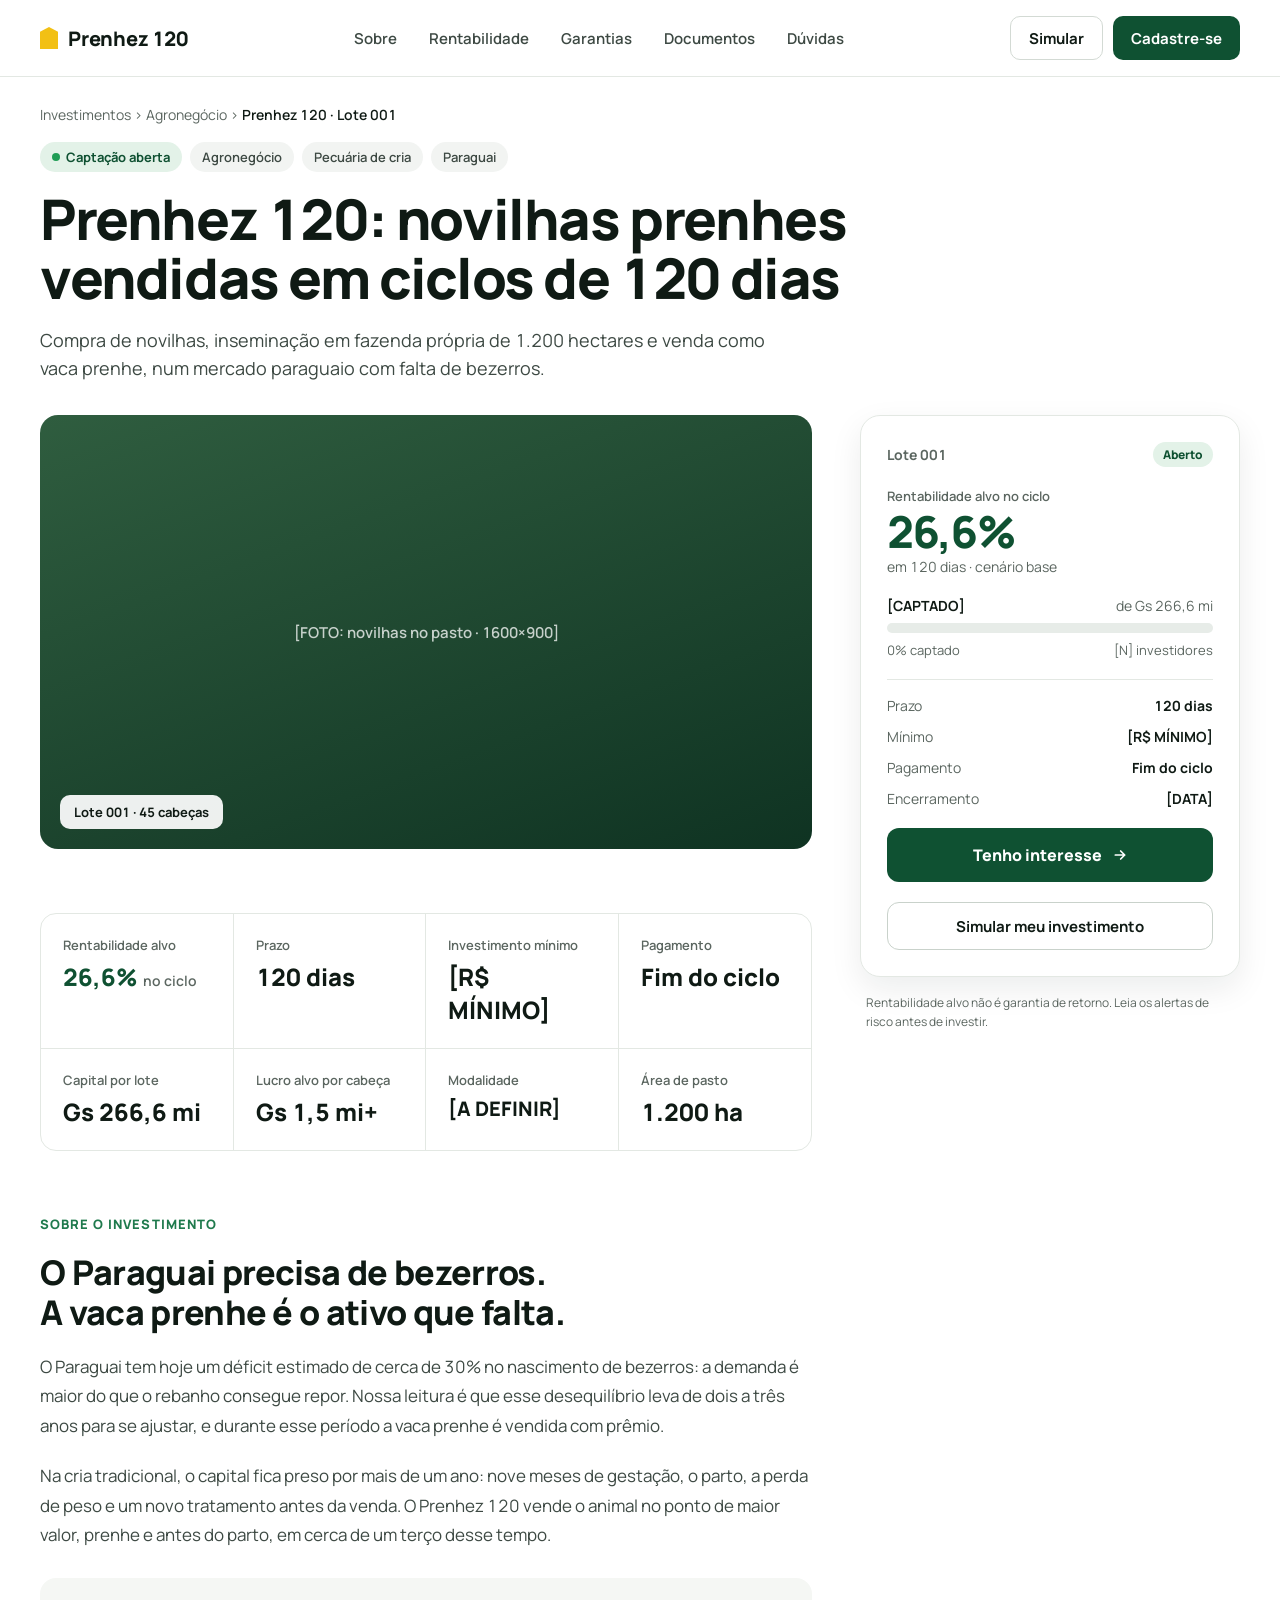
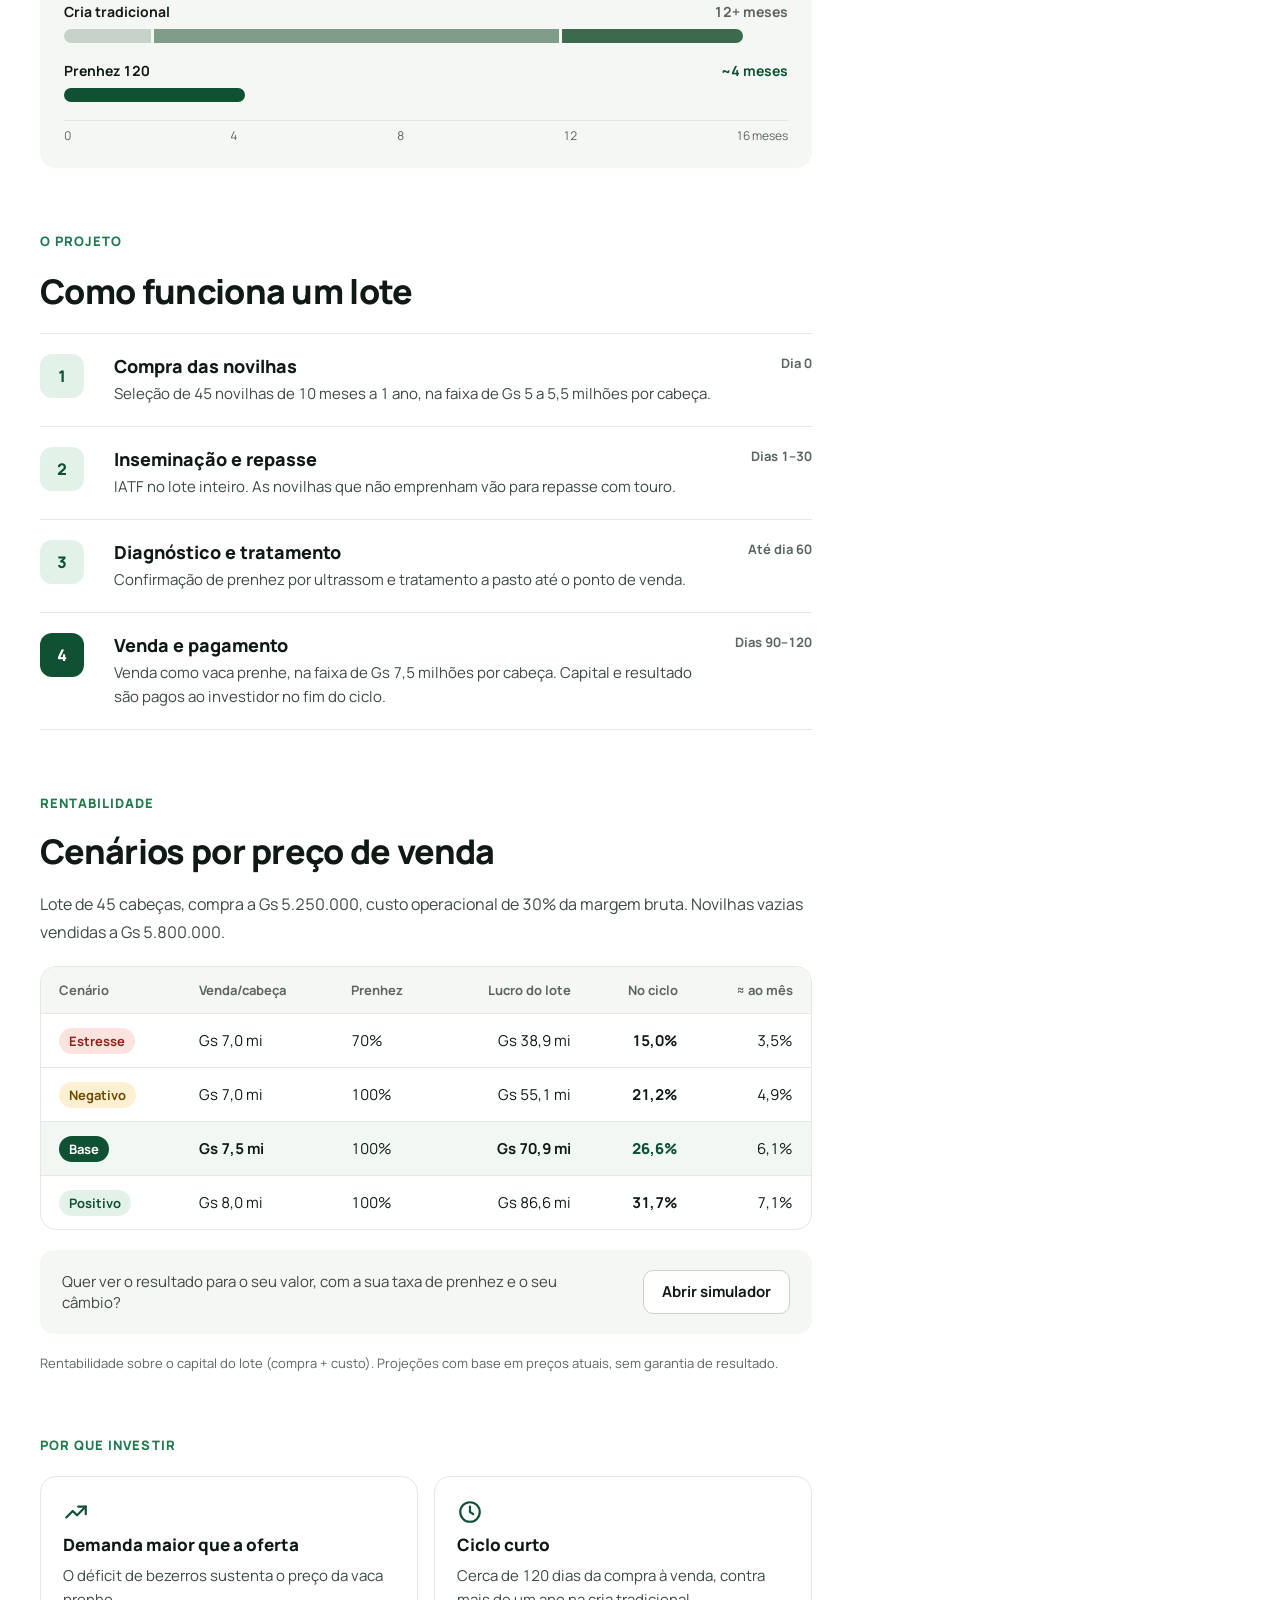
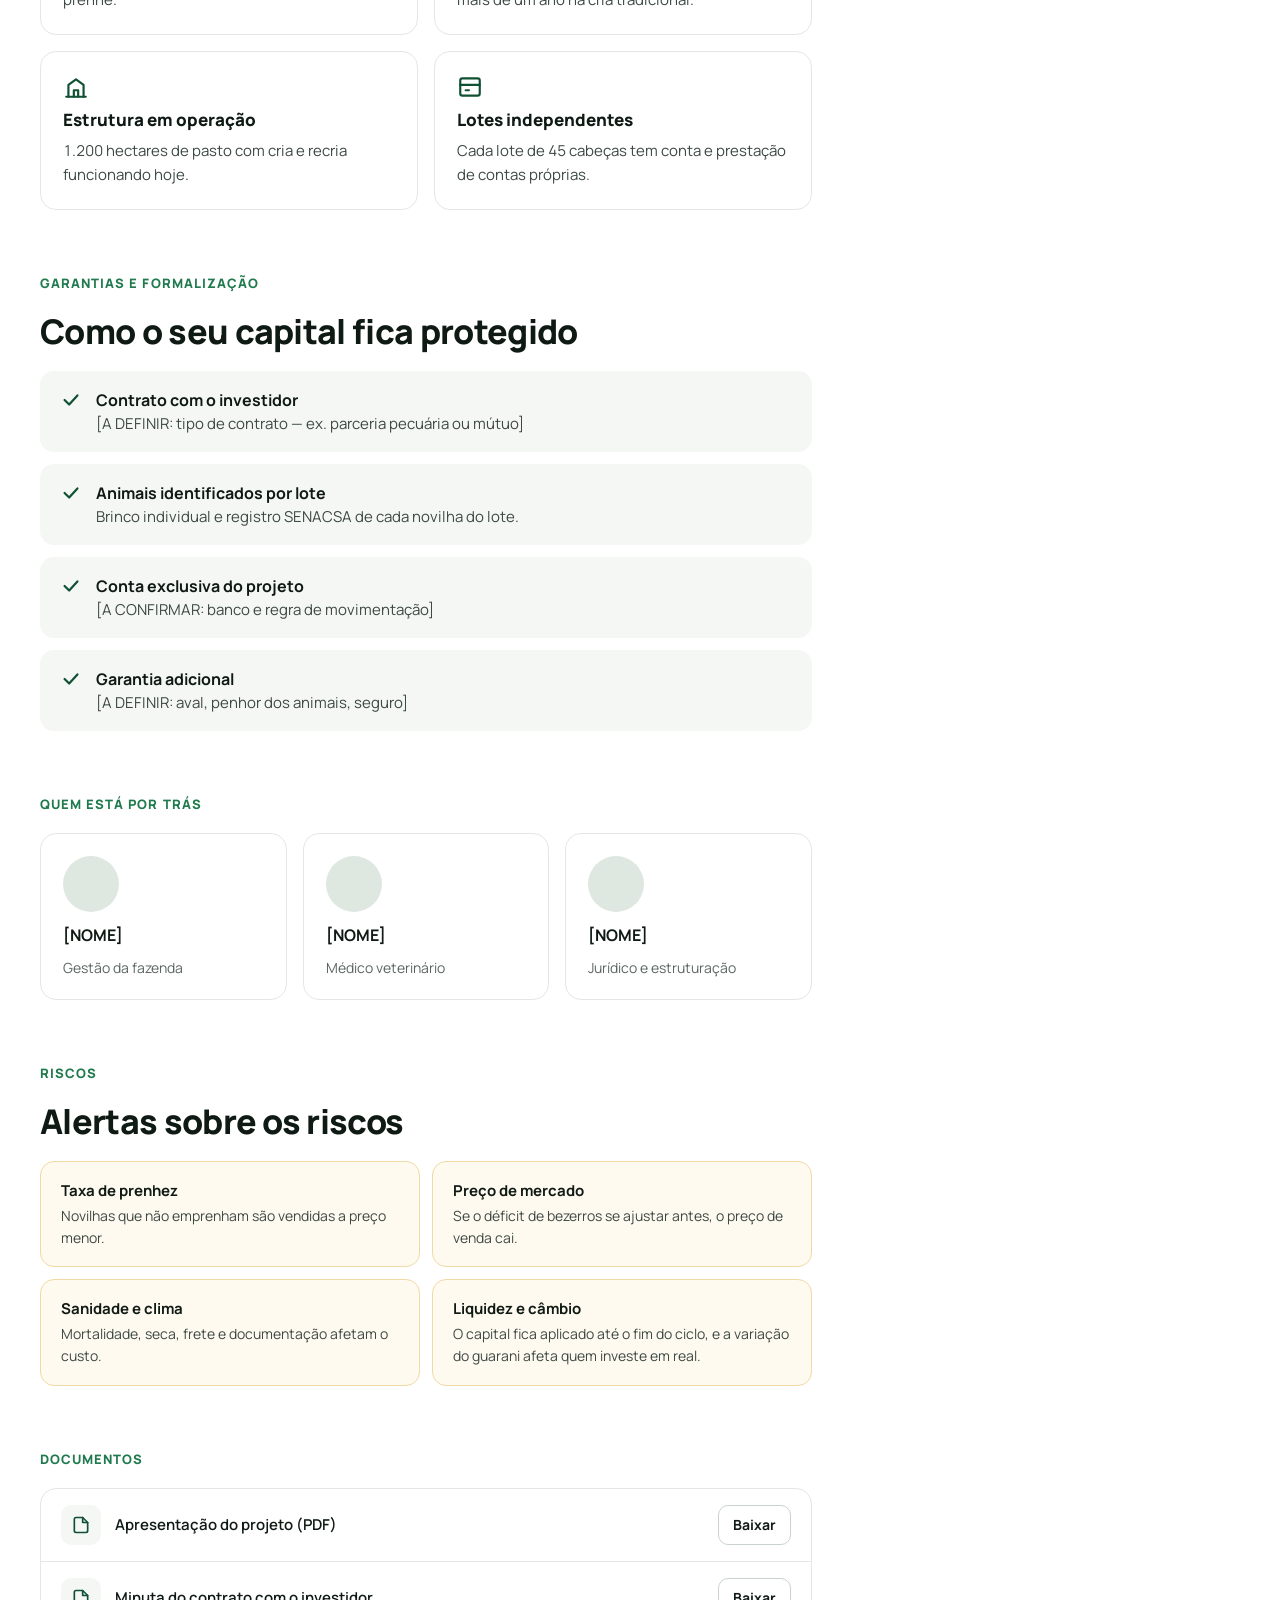
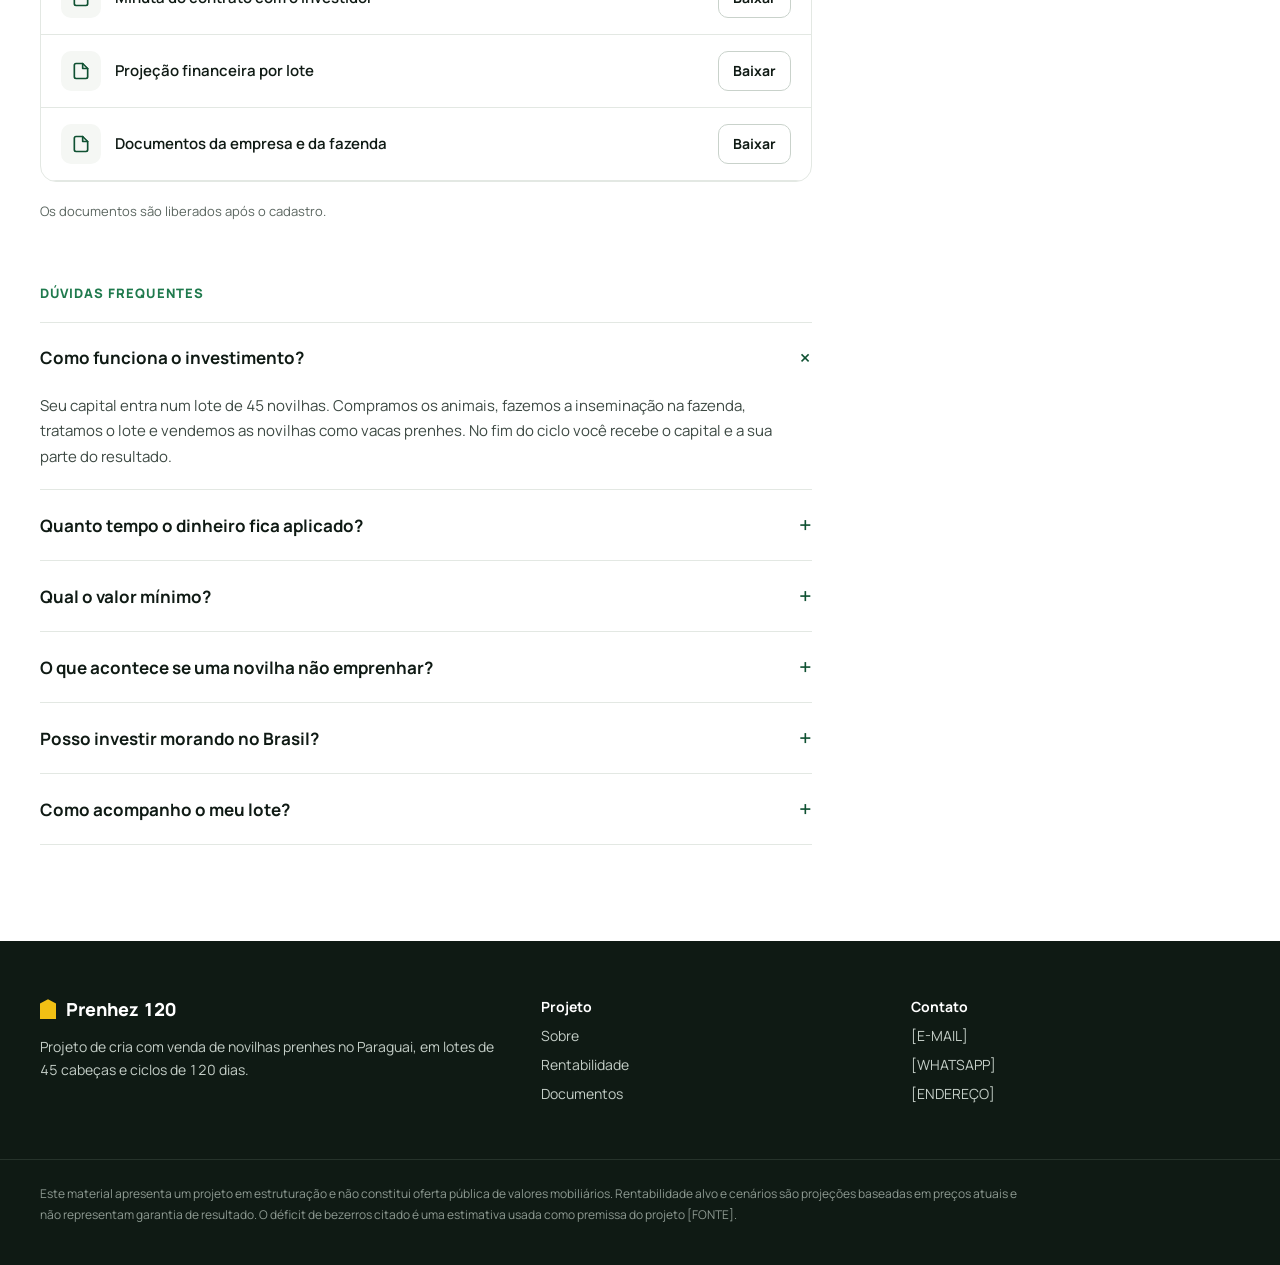
<file: index.html>
<!doctype html>
<html lang="pt-BR">
<head>
<meta charset="utf-8">
<meta name="viewport" content="width=device-width,initial-scale=1,viewport-fit=cover">
<title>Prenhez 120</title>
<meta name="description" content="Prenhez 120: novilhas prenhes vendidas em ciclos de 120 dias no Paraguai. Lotes de 45 cabeças.">
<link rel="preconnect" href="https://fonts.googleapis.com">
<link rel="stylesheet" href="https://fonts.googleapis.com/css2?family=Manrope:wght@400;500;600;700;800&amp;display=swap">
<style>
body{margin:0;background:#ffffff;color:#0f1a14;font-family:Manrope,"Helvetica Neue",sans-serif;-webkit-font-smoothing:antialiased}
a{color:#0f5132}a:hover{color:#0a3b24}
*{box-sizing:border-box}
h1,h2,h3,h4,p{margin:0}
h1,h2{text-wrap:balance}
a:focus-visible,button:focus-visible{outline:3px solid #f2c014;outline-offset:2px}
@media (max-width:1000px){
  .layout{grid-template-columns:minmax(0,1fr) !important}
  .aside{position:static !important}
  .navlinks{display:none !important}
  .pad{padding-left:20px !important;padding-right:20px !important}
  .g2,.g3{grid-template-columns:minmax(0,1fr) !important}
}
@media (max-width:560px){.kpis{grid-template-columns:repeat(2,minmax(0,1fr)) !important}}
</style>
<style>details summary::-webkit-details-marker{display:none}details[open] .faq-sign{transform:rotate(45deg)}.faq-sign{transition:transform .15s}</style>
</head>
<body>
<div style="width: 100%; background: #ffffff; font-family: Manrope, 'Helvetica Neue', sans-serif; color: #0f1a14; font-variant-numeric: tabular-nums">

  <!-- NAV -->
  <nav style="border-bottom: 1px solid #e3e8e3; background: #ffffff">
    <div class="pad" style="max-width: 1280px; margin: 0 auto; padding: 0 40px; height: 76px; display: flex; align-items: center; justify-content: space-between; gap: 24px">
      <a href="#topo" style="display: flex; align-items: center; gap: 10px; text-decoration: none; color: #0f1a14">
        <span aria-hidden="true" style="display: block; width: 18px; height: 22px; background: #f2c014; clip-path: polygon(50% 0, 100% 22%, 100% 100%, 0 100%, 0 22%)"></span>
        <span style="font-weight: 800; font-size: 20px; letter-spacing: -0.01em">Prenhez 120</span>
      </a>
      <div class="navlinks" style="display: flex; gap: 32px; font-size: 15px; font-weight: 600">
        <a href="#sobre" style="color: #3d4943; text-decoration: none">Sobre</a>
        <a href="#rentabilidade" style="color: #3d4943; text-decoration: none">Rentabilidade</a>
        <a href="#garantias" style="color: #3d4943; text-decoration: none">Garantias</a>
        <a href="#documentos" style="color: #3d4943; text-decoration: none">Documentos</a>
        <a href="#faq" style="color: #3d4943; text-decoration: none">Dúvidas</a>
      </div>
      <div style="display: flex; gap: 10px">
        <a href="cadastro.html#simular" class="navlinks" style="display: inline-flex; align-items: center; min-height: 44px; padding: 0 18px; border-radius: 10px; color: #0f1a14; text-decoration: none; font-weight: 700; font-size: 15px; border: 1px solid #d3dad4">Simular</a>
        <a href="cadastro.html" style="display: inline-flex; align-items: center; min-height: 44px; padding: 0 18px; border-radius: 10px; background: #0f5132; color: #ffffff; text-decoration: none; font-weight: 700; font-size: 15px">Cadastre-se</a>
      </div>
    </div>
  </nav>

  <!-- CABEÇALHO DA OFERTA -->
  <header id="topo" class="pad" style="max-width: 1280px; margin: 0 auto; padding: 28px 40px 0; display: flex; flex-direction: column; gap: 18px">
    <div style="font-size: 14px; color: #5b6660"><a href="#topo" style="color: #5b6660; text-decoration: none">Investimentos</a>  ›  <a href="#topo" style="color: #5b6660; text-decoration: none">Agronegócio</a>  ›  <span style="color: #0f1a14; font-weight: 600">Prenhez 120 · Lote 001</span></div>
    <div style="display: flex; flex-wrap: wrap; gap: 8px">
      <span style="display: inline-flex; align-items: center; gap: 6px; padding: 6px 12px; border-radius: 999px; background: #e3f2e8; color: #0f5132; font-size: 13px; font-weight: 700"><span style="width: 8px; height: 8px; border-radius: 50%; background: #1f9d55"></span>Captação aberta</span>
      <span style="padding: 6px 12px; border-radius: 999px; background: #f2f4f2; color: #3d4943; font-size: 13px; font-weight: 600">Agronegócio</span>
      <span style="padding: 6px 12px; border-radius: 999px; background: #f2f4f2; color: #3d4943; font-size: 13px; font-weight: 600">Pecuária de cria</span>
      <span style="padding: 6px 12px; border-radius: 999px; background: #f2f4f2; color: #3d4943; font-size: 13px; font-weight: 600">Paraguai</span>
    </div>
    <h1 style="font-weight: 800; font-size: clamp(36px, 4.6vw, 56px); line-height: 1.05; letter-spacing: -0.025em; max-width: 900px">Prenhez 120: novilhas prenhes vendidas em ciclos de 120 dias</h1>
    <p style="font-size: 18px; line-height: 1.6; color: #3d4943; max-width: 760px">Compra de novilhas, inseminação em fazenda própria de 1.200 hectares e venda como vaca prenhe, num mercado paraguaio com falta de bezerros.</p>
  </header>

  <!-- CORPO: conteúdo + card fixo -->
  <div class="pad layout" style="max-width: 1280px; margin: 0 auto; padding: 32px 40px 96px; display: grid; grid-template-columns: minmax(0, 1fr) 380px; gap: 48px; align-items: start">

    <!-- COLUNA PRINCIPAL -->
    <main style="display: flex; flex-direction: column; gap: 64px; min-width: 0">

      <div style="position: relative; aspect-ratio: 16 / 9; border-radius: 18px; overflow: hidden; background: linear-gradient(160deg, #2f5d3f, #0f3322)">
        <div style="position: absolute; inset: 0; display: flex; align-items: center; justify-content: center; color: rgba(255,255,255,0.75); font-size: 15px; font-weight: 600">[FOTO: novilhas no pasto · 1600×900]</div>
        <div style="position: absolute; left: 20px; bottom: 20px; display: flex; gap: 8px">
          <span style="padding: 8px 14px; border-radius: 10px; background: rgba(255,255,255,0.92); color: #0f1a14; font-size: 13px; font-weight: 700">Lote 001 · 45 cabeças</span>
        </div>
      </div>

      <!-- KPIs -->
      <section aria-label="Resumo da oferta" class="kpis" style="display: grid; grid-template-columns: repeat(4, minmax(0, 1fr)); border: 1px solid #e3e8e3; border-radius: 16px; overflow: hidden">
        <div style="padding: 22px; border-right: 1px solid #e3e8e3; border-bottom: 1px solid #e3e8e3; display: flex; flex-direction: column; gap: 6px"><span style="font-size: 13px; color: #5b6660; font-weight: 600">Rentabilidade alvo</span><span style="font-size: 24px; font-weight: 800; color: #0f5132">26,6% <span style="font-size: 14px; font-weight: 600; color: #5b6660">no ciclo</span></span></div>
        <div style="padding: 22px; border-right: 1px solid #e3e8e3; border-bottom: 1px solid #e3e8e3; display: flex; flex-direction: column; gap: 6px"><span style="font-size: 13px; color: #5b6660; font-weight: 600">Prazo</span><span style="font-size: 24px; font-weight: 800">120 dias</span></div>
        <div style="padding: 22px; border-right: 1px solid #e3e8e3; border-bottom: 1px solid #e3e8e3; display: flex; flex-direction: column; gap: 6px"><span style="font-size: 13px; color: #5b6660; font-weight: 600">Investimento mínimo</span><span style="font-size: 24px; font-weight: 800">[R$ MÍNIMO]</span></div>
        <div style="padding: 22px; border-bottom: 1px solid #e3e8e3; display: flex; flex-direction: column; gap: 6px"><span style="font-size: 13px; color: #5b6660; font-weight: 600">Pagamento</span><span style="font-size: 24px; font-weight: 800">Fim do ciclo</span></div>
        <div style="padding: 22px; border-right: 1px solid #e3e8e3; display: flex; flex-direction: column; gap: 6px"><span style="font-size: 13px; color: #5b6660; font-weight: 600">Capital por lote</span><span style="font-size: 24px; font-weight: 800">Gs 266,6 mi</span></div>
        <div style="padding: 22px; border-right: 1px solid #e3e8e3; display: flex; flex-direction: column; gap: 6px"><span style="font-size: 13px; color: #5b6660; font-weight: 600">Lucro alvo por cabeça</span><span style="font-size: 24px; font-weight: 800">Gs 1,5 mi+</span></div>
        <div style="padding: 22px; border-right: 1px solid #e3e8e3; display: flex; flex-direction: column; gap: 6px"><span style="font-size: 13px; color: #5b6660; font-weight: 600">Modalidade</span><span style="font-size: 20px; font-weight: 800">[A DEFINIR]</span></div>
        <div style="padding: 22px; display: flex; flex-direction: column; gap: 6px"><span style="font-size: 13px; color: #5b6660; font-weight: 600">Área de pasto</span><span style="font-size: 24px; font-weight: 800">1.200 ha</span></div>
      </section>

      <!-- SOBRE -->
      <section id="sobre" style="display: flex; flex-direction: column; gap: 20px">
        <span style="font-size: 13px; font-weight: 800; letter-spacing: 0.08em; text-transform: uppercase; color: #1f7a4d">Sobre o investimento</span>
        <h2 style="font-weight: 800; font-size: 34px; line-height: 1.15; letter-spacing: -0.02em">O Paraguai precisa de bezerros. A vaca prenhe é o ativo que falta.</h2>
        <p style="font-size: 17px; line-height: 1.75; color: #3d4943">O Paraguai tem hoje um déficit estimado de cerca de 30% no nascimento de bezerros: a demanda é maior do que o rebanho consegue repor. Nossa leitura é que esse desequilíbrio leva de dois a três anos para se ajustar, e durante esse período a vaca prenhe é vendida com prêmio.</p>
        <p style="font-size: 17px; line-height: 1.75; color: #3d4943">Na cria tradicional, o capital fica preso por mais de um ano: nove meses de gestação, o parto, a perda de peso e um novo tratamento antes da venda. O Prenhez 120 vende o animal no ponto de maior valor, prenhe e antes do parto, em cerca de um terço desse tempo.</p>

        <figure style="margin: 8px 0 0; padding: 24px; border-radius: 16px; background: #f5f7f4; display: flex; flex-direction: column; gap: 18px" role="img" aria-label="Cria tradicional leva mais de 12 meses; Prenhez 120 leva cerca de 4 meses">
          <div style="display: flex; flex-direction: column; gap: 8px">
            <div style="display: flex; justify-content: space-between; font-size: 14px; font-weight: 700"><span>Cria tradicional</span><span style="color: #5b6660">12+ meses</span></div>
            <div style="display: flex; height: 14px; gap: 3px"><div style="width: 12%; background: #c7d3ca; border-radius: 999px 0 0 999px"></div><div style="width: 56%; background: #7f9c88"></div><div style="width: 25%; background: #3d6a4e; border-radius: 0 999px 999px 0"></div></div>
          </div>
          <div style="display: flex; flex-direction: column; gap: 8px">
            <div style="display: flex; justify-content: space-between; font-size: 14px; font-weight: 700"><span>Prenhez 120</span><span style="color: #0f5132">~4 meses</span></div>
            <div style="display: flex; height: 14px"><div style="width: 25%; background: #0f5132; border-radius: 999px"></div></div>
          </div>
          <div style="display: flex; justify-content: space-between; font-size: 12px; color: #5b6660; border-top: 1px solid #dfe5df; padding-top: 6px"><span>0</span><span>4</span><span>8</span><span>12</span><span>16 meses</span></div>
        </figure>
      </section>

      <!-- COMO FUNCIONA -->
      <section style="display: flex; flex-direction: column; gap: 22px">
        <span style="font-size: 13px; font-weight: 800; letter-spacing: 0.08em; text-transform: uppercase; color: #1f7a4d">O projeto</span>
        <h2 style="font-weight: 800; font-size: 34px; line-height: 1.15; letter-spacing: -0.02em">Como funciona um lote</h2>
        <ol style="list-style: none; margin: 0; padding: 0; display: flex; flex-direction: column">
          <li style="display: grid; grid-template-columns: 56px minmax(0, 1fr) auto; gap: 18px; align-items: start; padding: 20px 0; border-top: 1px solid #e3e8e3">
            <span style="width: 44px; height: 44px; border-radius: 12px; background: #e3f2e8; color: #0f5132; display: flex; align-items: center; justify-content: center; font-weight: 800">1</span>
            <div style="display: flex; flex-direction: column; gap: 4px"><h3 style="font-size: 18px; font-weight: 800">Compra das novilhas</h3><p style="font-size: 15px; line-height: 1.6; color: #3d4943">Seleção de 45 novilhas de 10 meses a 1 ano, na faixa de Gs 5 a 5,5 milhões por cabeça.</p></div>
            <span style="font-size: 13px; font-weight: 700; color: #5b6660; white-space: nowrap">Dia 0</span>
          </li>
          <li style="display: grid; grid-template-columns: 56px minmax(0, 1fr) auto; gap: 18px; align-items: start; padding: 20px 0; border-top: 1px solid #e3e8e3">
            <span style="width: 44px; height: 44px; border-radius: 12px; background: #e3f2e8; color: #0f5132; display: flex; align-items: center; justify-content: center; font-weight: 800">2</span>
            <div style="display: flex; flex-direction: column; gap: 4px"><h3 style="font-size: 18px; font-weight: 800">Inseminação e repasse</h3><p style="font-size: 15px; line-height: 1.6; color: #3d4943">IATF no lote inteiro. As novilhas que não emprenham vão para repasse com touro.</p></div>
            <span style="font-size: 13px; font-weight: 700; color: #5b6660; white-space: nowrap">Dias 1–30</span>
          </li>
          <li style="display: grid; grid-template-columns: 56px minmax(0, 1fr) auto; gap: 18px; align-items: start; padding: 20px 0; border-top: 1px solid #e3e8e3">
            <span style="width: 44px; height: 44px; border-radius: 12px; background: #e3f2e8; color: #0f5132; display: flex; align-items: center; justify-content: center; font-weight: 800">3</span>
            <div style="display: flex; flex-direction: column; gap: 4px"><h3 style="font-size: 18px; font-weight: 800">Diagnóstico e tratamento</h3><p style="font-size: 15px; line-height: 1.6; color: #3d4943">Confirmação de prenhez por ultrassom e tratamento a pasto até o ponto de venda.</p></div>
            <span style="font-size: 13px; font-weight: 700; color: #5b6660; white-space: nowrap">Até dia 60</span>
          </li>
          <li style="display: grid; grid-template-columns: 56px minmax(0, 1fr) auto; gap: 18px; align-items: start; padding: 20px 0; border-top: 1px solid #e3e8e3; border-bottom: 1px solid #e3e8e3">
            <span style="width: 44px; height: 44px; border-radius: 12px; background: #0f5132; color: #ffffff; display: flex; align-items: center; justify-content: center; font-weight: 800">4</span>
            <div style="display: flex; flex-direction: column; gap: 4px"><h3 style="font-size: 18px; font-weight: 800">Venda e pagamento</h3><p style="font-size: 15px; line-height: 1.6; color: #3d4943">Venda como vaca prenhe, na faixa de Gs 7,5 milhões por cabeça. Capital e resultado são pagos ao investidor no fim do ciclo.</p></div>
            <span style="font-size: 13px; font-weight: 700; color: #5b6660; white-space: nowrap">Dias 90–120</span>
          </li>
        </ol>
      </section>

      <!-- RENTABILIDADE -->
      <section id="rentabilidade" style="display: flex; flex-direction: column; gap: 20px">
        <span style="font-size: 13px; font-weight: 800; letter-spacing: 0.08em; text-transform: uppercase; color: #1f7a4d">Rentabilidade</span>
        <h2 style="font-weight: 800; font-size: 34px; line-height: 1.15; letter-spacing: -0.02em">Cenários por preço de venda</h2>
        <p style="font-size: 16px; line-height: 1.7; color: #3d4943">Lote de 45 cabeças, compra a Gs 5.250.000, custo operacional de 30% da margem bruta. Novilhas vazias vendidas a Gs 5.800.000.</p>
        <div style="overflow-x: auto; border: 1px solid #e3e8e3; border-radius: 16px">
          <table style="width: 100%; min-width: 640px; border-collapse: collapse; font-size: 15px">
            <thead>
              <tr style="background: #f5f7f4; text-align: left">
                <th style="padding: 14px 18px; font-size: 13px; color: #5b6660; font-weight: 700">Cenário</th>
                <th style="padding: 14px 18px; font-size: 13px; color: #5b6660; font-weight: 700">Venda/cabeça</th>
                <th style="padding: 14px 18px; font-size: 13px; color: #5b6660; font-weight: 700">Prenhez</th>
                <th style="padding: 14px 18px; font-size: 13px; color: #5b6660; font-weight: 700; text-align: right">Lucro do lote</th>
                <th style="padding: 14px 18px; font-size: 13px; color: #5b6660; font-weight: 700; text-align: right">No ciclo</th>
                <th style="padding: 14px 18px; font-size: 13px; color: #5b6660; font-weight: 700; text-align: right">≈ ao mês</th>
              </tr>
            </thead>
            <tbody>
              <tr><td style="padding: 16px 18px; border-top: 1px solid #e3e8e3"><span style="padding: 4px 10px; border-radius: 999px; background: #fbe4df; color: #8f2417; font-size: 13px; font-weight: 700">Estresse</span></td><td style="padding: 16px 18px; border-top: 1px solid #e3e8e3">Gs 7,0 mi</td><td style="padding: 16px 18px; border-top: 1px solid #e3e8e3">70%</td><td style="padding: 16px 18px; border-top: 1px solid #e3e8e3; text-align: right">Gs 38,9 mi</td><td style="padding: 16px 18px; border-top: 1px solid #e3e8e3; text-align: right; font-weight: 700">15,0%</td><td style="padding: 16px 18px; border-top: 1px solid #e3e8e3; text-align: right">3,5%</td></tr>
              <tr><td style="padding: 16px 18px; border-top: 1px solid #e3e8e3"><span style="padding: 4px 10px; border-radius: 999px; background: #fdf0d2; color: #6e4a00; font-size: 13px; font-weight: 700">Negativo</span></td><td style="padding: 16px 18px; border-top: 1px solid #e3e8e3">Gs 7,0 mi</td><td style="padding: 16px 18px; border-top: 1px solid #e3e8e3">100%</td><td style="padding: 16px 18px; border-top: 1px solid #e3e8e3; text-align: right">Gs 55,1 mi</td><td style="padding: 16px 18px; border-top: 1px solid #e3e8e3; text-align: right; font-weight: 700">21,2%</td><td style="padding: 16px 18px; border-top: 1px solid #e3e8e3; text-align: right">4,9%</td></tr>
              <tr style="background: #f1f8f3"><td style="padding: 16px 18px; border-top: 1px solid #e3e8e3"><span style="padding: 4px 10px; border-radius: 999px; background: #0f5132; color: #ffffff; font-size: 13px; font-weight: 700">Base</span></td><td style="padding: 16px 18px; border-top: 1px solid #e3e8e3; font-weight: 700">Gs 7,5 mi</td><td style="padding: 16px 18px; border-top: 1px solid #e3e8e3">100%</td><td style="padding: 16px 18px; border-top: 1px solid #e3e8e3; text-align: right; font-weight: 700">Gs 70,9 mi</td><td style="padding: 16px 18px; border-top: 1px solid #e3e8e3; text-align: right; font-weight: 800; color: #0f5132">26,6%</td><td style="padding: 16px 18px; border-top: 1px solid #e3e8e3; text-align: right">6,1%</td></tr>
              <tr><td style="padding: 16px 18px; border-top: 1px solid #e3e8e3"><span style="padding: 4px 10px; border-radius: 999px; background: #e3f2e8; color: #0f5132; font-size: 13px; font-weight: 700">Positivo</span></td><td style="padding: 16px 18px; border-top: 1px solid #e3e8e3">Gs 8,0 mi</td><td style="padding: 16px 18px; border-top: 1px solid #e3e8e3">100%</td><td style="padding: 16px 18px; border-top: 1px solid #e3e8e3; text-align: right">Gs 86,6 mi</td><td style="padding: 16px 18px; border-top: 1px solid #e3e8e3; text-align: right; font-weight: 700">31,7%</td><td style="padding: 16px 18px; border-top: 1px solid #e3e8e3; text-align: right">7,1%</td></tr>
            </tbody>
          </table>
        </div>
        <div style="display: flex; flex-wrap: wrap; justify-content: space-between; align-items: center; gap: 16px; padding: 20px 22px; border-radius: 14px; background: #f5f7f4">
          <p style="font-size: 15px; color: #3d4943; max-width: 520px">Quer ver o resultado para o seu valor, com a sua taxa de prenhez e o seu câmbio?</p>
          <a href="cadastro.html#simular" style="display: inline-flex; align-items: center; min-height: 44px; padding: 0 18px; border-radius: 10px; background: #ffffff; border: 1px solid #c9d2cb; color: #0f1a14; text-decoration: none; font-weight: 700; font-size: 15px">Abrir simulador</a>
        </div>
        <p style="font-size: 13px; color: #5b6660">Rentabilidade sobre o capital do lote (compra + custo). Projeções com base em preços atuais, sem garantia de resultado.</p>
      </section>

      <!-- POR QUE INVESTIR -->
      <section style="display: flex; flex-direction: column; gap: 22px">
        <span style="font-size: 13px; font-weight: 800; letter-spacing: 0.08em; text-transform: uppercase; color: #1f7a4d">Por que investir</span>
        <div class="g2" style="display: grid; grid-template-columns: repeat(2, minmax(0, 1fr)); gap: 16px">
          <div style="padding: 22px; border: 1px solid #e3e8e3; border-radius: 16px; display: flex; flex-direction: column; gap: 8px">
            <svg width="26" height="26" viewBox="0 0 24 24" fill="none" stroke="#0f5132" stroke-width="2" stroke-linecap="round" stroke-linejoin="round" aria-hidden="true"><path d="M3 17l6-6 4 4 8-8"></path><path d="M14 7h7v7"></path></svg>
            <h3 style="font-size: 17px; font-weight: 800">Demanda maior que a oferta</h3><p style="font-size: 15px; line-height: 1.6; color: #3d4943">O déficit de bezerros sustenta o preço da vaca prenhe.</p>
          </div>
          <div style="padding: 22px; border: 1px solid #e3e8e3; border-radius: 16px; display: flex; flex-direction: column; gap: 8px">
            <svg width="26" height="26" viewBox="0 0 24 24" fill="none" stroke="#0f5132" stroke-width="2" stroke-linecap="round" stroke-linejoin="round" aria-hidden="true"><circle cx="12" cy="12" r="9"></circle><path d="M12 7v5l3 2"></path></svg>
            <h3 style="font-size: 17px; font-weight: 800">Ciclo curto</h3><p style="font-size: 15px; line-height: 1.6; color: #3d4943">Cerca de 120 dias da compra à venda, contra mais de um ano na cria tradicional.</p>
          </div>
          <div style="padding: 22px; border: 1px solid #e3e8e3; border-radius: 16px; display: flex; flex-direction: column; gap: 8px">
            <svg width="26" height="26" viewBox="0 0 24 24" fill="none" stroke="#0f5132" stroke-width="2" stroke-linecap="round" stroke-linejoin="round" aria-hidden="true"><path d="M3 21h18"></path><path d="M5 21V10l7-5 7 5v11"></path><path d="M10 21v-6h4v6"></path></svg>
            <h3 style="font-size: 17px; font-weight: 800">Estrutura em operação</h3><p style="font-size: 15px; line-height: 1.6; color: #3d4943">1.200 hectares de pasto com cria e recria funcionando hoje.</p>
          </div>
          <div style="padding: 22px; border: 1px solid #e3e8e3; border-radius: 16px; display: flex; flex-direction: column; gap: 8px">
            <svg width="26" height="26" viewBox="0 0 24 24" fill="none" stroke="#0f5132" stroke-width="2" stroke-linecap="round" stroke-linejoin="round" aria-hidden="true"><rect x="3" y="4" width="18" height="16" rx="2"></rect><path d="M3 10h18M8 15h3"></path></svg>
            <h3 style="font-size: 17px; font-weight: 800">Lotes independentes</h3><p style="font-size: 15px; line-height: 1.6; color: #3d4943">Cada lote de 45 cabeças tem conta e prestação de contas próprias.</p>
          </div>
        </div>
      </section>

      <!-- GARANTIAS -->
      <section id="garantias" style="display: flex; flex-direction: column; gap: 20px">
        <span style="font-size: 13px; font-weight: 800; letter-spacing: 0.08em; text-transform: uppercase; color: #1f7a4d">Garantias e formalização</span>
        <h2 style="font-weight: 800; font-size: 34px; line-height: 1.15; letter-spacing: -0.02em">Como o seu capital fica protegido</h2>
        <ul style="list-style: none; margin: 0; padding: 0; display: flex; flex-direction: column; gap: 12px">
          <li style="display: flex; gap: 14px; align-items: flex-start; padding: 18px 20px; border-radius: 14px; background: #f5f7f4"><svg width="22" height="22" viewBox="0 0 24 24" fill="none" stroke="#0f5132" stroke-width="2.4" stroke-linecap="round" stroke-linejoin="round" aria-hidden="true" style="flex: none"><path d="M5 12l5 5 9-10"></path></svg><div style="display: flex; flex-direction: column; gap: 2px"><b style="font-size: 16px">Contrato com o investidor</b><span style="font-size: 15px; color: #3d4943">[A DEFINIR: tipo de contrato — ex. parceria pecuária ou mútuo]</span></div></li>
          <li style="display: flex; gap: 14px; align-items: flex-start; padding: 18px 20px; border-radius: 14px; background: #f5f7f4"><svg width="22" height="22" viewBox="0 0 24 24" fill="none" stroke="#0f5132" stroke-width="2.4" stroke-linecap="round" stroke-linejoin="round" aria-hidden="true" style="flex: none"><path d="M5 12l5 5 9-10"></path></svg><div style="display: flex; flex-direction: column; gap: 2px"><b style="font-size: 16px">Animais identificados por lote</b><span style="font-size: 15px; color: #3d4943">Brinco individual e registro SENACSA de cada novilha do lote.</span></div></li>
          <li style="display: flex; gap: 14px; align-items: flex-start; padding: 18px 20px; border-radius: 14px; background: #f5f7f4"><svg width="22" height="22" viewBox="0 0 24 24" fill="none" stroke="#0f5132" stroke-width="2.4" stroke-linecap="round" stroke-linejoin="round" aria-hidden="true" style="flex: none"><path d="M5 12l5 5 9-10"></path></svg><div style="display: flex; flex-direction: column; gap: 2px"><b style="font-size: 16px">Conta exclusiva do projeto</b><span style="font-size: 15px; color: #3d4943">[A CONFIRMAR: banco e regra de movimentação]</span></div></li>
          <li style="display: flex; gap: 14px; align-items: flex-start; padding: 18px 20px; border-radius: 14px; background: #f5f7f4"><svg width="22" height="22" viewBox="0 0 24 24" fill="none" stroke="#0f5132" stroke-width="2.4" stroke-linecap="round" stroke-linejoin="round" aria-hidden="true" style="flex: none"><path d="M5 12l5 5 9-10"></path></svg><div style="display: flex; flex-direction: column; gap: 2px"><b style="font-size: 16px">Garantia adicional</b><span style="font-size: 15px; color: #3d4943">[A DEFINIR: aval, penhor dos animais, seguro]</span></div></li>
        </ul>
      </section>

      <!-- EQUIPE -->
      <section style="display: flex; flex-direction: column; gap: 20px">
        <span style="font-size: 13px; font-weight: 800; letter-spacing: 0.08em; text-transform: uppercase; color: #1f7a4d">Quem está por trás</span>
        <div class="g3" style="display: grid; grid-template-columns: repeat(3, minmax(0, 1fr)); gap: 16px">
          <div style="padding: 22px; border: 1px solid #e3e8e3; border-radius: 16px; display: flex; flex-direction: column; gap: 12px"><span style="width: 56px; height: 56px; border-radius: 50%; background: #dfe7e1"></span><b style="font-size: 16px">[NOME]</b><span style="font-size: 14px; color: #5b6660">Gestão da fazenda</span></div>
          <div style="padding: 22px; border: 1px solid #e3e8e3; border-radius: 16px; display: flex; flex-direction: column; gap: 12px"><span style="width: 56px; height: 56px; border-radius: 50%; background: #dfe7e1"></span><b style="font-size: 16px">[NOME]</b><span style="font-size: 14px; color: #5b6660">Médico veterinário</span></div>
          <div style="padding: 22px; border: 1px solid #e3e8e3; border-radius: 16px; display: flex; flex-direction: column; gap: 12px"><span style="width: 56px; height: 56px; border-radius: 50%; background: #dfe7e1"></span><b style="font-size: 16px">[NOME]</b><span style="font-size: 14px; color: #5b6660">Jurídico e estruturação</span></div>
        </div>
      </section>

      <!-- RISCOS -->
      <section style="display: flex; flex-direction: column; gap: 20px">
        <span style="font-size: 13px; font-weight: 800; letter-spacing: 0.08em; text-transform: uppercase; color: #1f7a4d">Riscos</span>
        <h2 style="font-weight: 800; font-size: 34px; line-height: 1.15; letter-spacing: -0.02em">Alertas sobre os riscos</h2>
        <div class="g2" style="display: grid; grid-template-columns: repeat(2, minmax(0, 1fr)); gap: 12px">
          <div style="padding: 18px 20px; border-radius: 14px; border: 1px solid #f1d9a6; background: #fffaf0; display: flex; flex-direction: column; gap: 4px"><b style="font-size: 15px">Taxa de prenhez</b><span style="font-size: 14px; line-height: 1.55; color: #3d4943">Novilhas que não emprenham são vendidas a preço menor.</span></div>
          <div style="padding: 18px 20px; border-radius: 14px; border: 1px solid #f1d9a6; background: #fffaf0; display: flex; flex-direction: column; gap: 4px"><b style="font-size: 15px">Preço de mercado</b><span style="font-size: 14px; line-height: 1.55; color: #3d4943">Se o déficit de bezerros se ajustar antes, o preço de venda cai.</span></div>
          <div style="padding: 18px 20px; border-radius: 14px; border: 1px solid #f1d9a6; background: #fffaf0; display: flex; flex-direction: column; gap: 4px"><b style="font-size: 15px">Sanidade e clima</b><span style="font-size: 14px; line-height: 1.55; color: #3d4943">Mortalidade, seca, frete e documentação afetam o custo.</span></div>
          <div style="padding: 18px 20px; border-radius: 14px; border: 1px solid #f1d9a6; background: #fffaf0; display: flex; flex-direction: column; gap: 4px"><b style="font-size: 15px">Liquidez e câmbio</b><span style="font-size: 14px; line-height: 1.55; color: #3d4943">O capital fica aplicado até o fim do ciclo, e a variação do guarani afeta quem investe em real.</span></div>
        </div>
      </section>

      <!-- DOCUMENTOS -->
      <section id="documentos" style="display: flex; flex-direction: column; gap: 20px">
        <span style="font-size: 13px; font-weight: 800; letter-spacing: 0.08em; text-transform: uppercase; color: #1f7a4d">Documentos</span>
        <div style="display: flex; flex-direction: column; border: 1px solid #e3e8e3; border-radius: 16px; overflow: hidden">
          
            <div style="display: flex; align-items: center; justify-content: space-between; gap: 16px; padding: 16px 20px; border-bottom: 1px solid #e3e8e3">
              <div style="display: flex; align-items: center; gap: 14px; min-width: 0">
                <span style="flex: none; width: 40px; height: 40px; border-radius: 10px; background: #f5f7f4; display: flex; align-items: center; justify-content: center"><svg width="20" height="20" viewBox="0 0 24 24" fill="none" stroke="#0f5132" stroke-width="2" stroke-linecap="round" stroke-linejoin="round" aria-hidden="true"><path d="M14 3H6a2 2 0 0 0-2 2v14a2 2 0 0 0 2 2h12a2 2 0 0 0 2-2V9z"></path><path d="M14 3v6h6"></path></svg></span>
                <span style="font-size: 15px; font-weight: 600">Apresentação do projeto (PDF)</span>
              </div>
              <a href="cadastro.html" style="flex: none; display: inline-flex; align-items: center; min-height: 40px; padding: 0 14px; border-radius: 10px; border: 1px solid #c9d2cb; color: #0f1a14; text-decoration: none; font-weight: 700; font-size: 14px">Baixar</a>
            </div>
          
            <div style="display: flex; align-items: center; justify-content: space-between; gap: 16px; padding: 16px 20px; border-bottom: 1px solid #e3e8e3">
              <div style="display: flex; align-items: center; gap: 14px; min-width: 0">
                <span style="flex: none; width: 40px; height: 40px; border-radius: 10px; background: #f5f7f4; display: flex; align-items: center; justify-content: center"><svg width="20" height="20" viewBox="0 0 24 24" fill="none" stroke="#0f5132" stroke-width="2" stroke-linecap="round" stroke-linejoin="round" aria-hidden="true"><path d="M14 3H6a2 2 0 0 0-2 2v14a2 2 0 0 0 2 2h12a2 2 0 0 0 2-2V9z"></path><path d="M14 3v6h6"></path></svg></span>
                <span style="font-size: 15px; font-weight: 600">Minuta do contrato com o investidor</span>
              </div>
              <a href="cadastro.html" style="flex: none; display: inline-flex; align-items: center; min-height: 40px; padding: 0 14px; border-radius: 10px; border: 1px solid #c9d2cb; color: #0f1a14; text-decoration: none; font-weight: 700; font-size: 14px">Baixar</a>
            </div>
          
            <div style="display: flex; align-items: center; justify-content: space-between; gap: 16px; padding: 16px 20px; border-bottom: 1px solid #e3e8e3">
              <div style="display: flex; align-items: center; gap: 14px; min-width: 0">
                <span style="flex: none; width: 40px; height: 40px; border-radius: 10px; background: #f5f7f4; display: flex; align-items: center; justify-content: center"><svg width="20" height="20" viewBox="0 0 24 24" fill="none" stroke="#0f5132" stroke-width="2" stroke-linecap="round" stroke-linejoin="round" aria-hidden="true"><path d="M14 3H6a2 2 0 0 0-2 2v14a2 2 0 0 0 2 2h12a2 2 0 0 0 2-2V9z"></path><path d="M14 3v6h6"></path></svg></span>
                <span style="font-size: 15px; font-weight: 600">Projeção financeira por lote</span>
              </div>
              <a href="cadastro.html" style="flex: none; display: inline-flex; align-items: center; min-height: 40px; padding: 0 14px; border-radius: 10px; border: 1px solid #c9d2cb; color: #0f1a14; text-decoration: none; font-weight: 700; font-size: 14px">Baixar</a>
            </div>
          
            <div style="display: flex; align-items: center; justify-content: space-between; gap: 16px; padding: 16px 20px; border-bottom: 1px solid #e3e8e3">
              <div style="display: flex; align-items: center; gap: 14px; min-width: 0">
                <span style="flex: none; width: 40px; height: 40px; border-radius: 10px; background: #f5f7f4; display: flex; align-items: center; justify-content: center"><svg width="20" height="20" viewBox="0 0 24 24" fill="none" stroke="#0f5132" stroke-width="2" stroke-linecap="round" stroke-linejoin="round" aria-hidden="true"><path d="M14 3H6a2 2 0 0 0-2 2v14a2 2 0 0 0 2 2h12a2 2 0 0 0 2-2V9z"></path><path d="M14 3v6h6"></path></svg></span>
                <span style="font-size: 15px; font-weight: 600">Documentos da empresa e da fazenda</span>
              </div>
              <a href="cadastro.html" style="flex: none; display: inline-flex; align-items: center; min-height: 40px; padding: 0 14px; border-radius: 10px; border: 1px solid #c9d2cb; color: #0f1a14; text-decoration: none; font-weight: 700; font-size: 14px">Baixar</a>
            </div>
          
        </div>
        <p style="font-size: 13px; color: #5b6660">Os documentos são liberados após o cadastro.</p>
      </section>

      <!-- FAQ -->
      <section id="faq" style="display: flex; flex-direction: column; gap: 20px">
        <span style="font-size: 13px; font-weight: 800; letter-spacing: 0.08em; text-transform: uppercase; color: #1f7a4d">Dúvidas frequentes</span>
        <div style="display: flex; flex-direction: column; border-top: 1px solid #e3e8e3">
          
            <details style="border-bottom: 1px solid #e3e8e3" open>
              <summary style="display: flex; justify-content: space-between; align-items: center; gap: 16px; padding: 20px 0; font-size: 17px; font-weight: 700; cursor: pointer; list-style: none; min-height: 44px"><span>Como funciona o investimento?</span><span aria-hidden="true" class="faq-sign" style="flex: none; font-size: 22px; font-weight: 500; color: #0f5132">+</span></summary>
              <p style="padding: 0 40px 20px 0; font-size: 15px; line-height: 1.7; color: #3d4943">Seu capital entra num lote de 45 novilhas. Compramos os animais, fazemos a inseminação na fazenda, tratamos o lote e vendemos as novilhas como vacas prenhes. No fim do ciclo você recebe o capital e a sua parte do resultado.</p>
            </details>
            <details style="border-bottom: 1px solid #e3e8e3">
              <summary style="display: flex; justify-content: space-between; align-items: center; gap: 16px; padding: 20px 0; font-size: 17px; font-weight: 700; cursor: pointer; list-style: none; min-height: 44px"><span>Quanto tempo o dinheiro fica aplicado?</span><span aria-hidden="true" class="faq-sign" style="flex: none; font-size: 22px; font-weight: 500; color: #0f5132">+</span></summary>
              <p style="padding: 0 40px 20px 0; font-size: 15px; line-height: 1.7; color: #3d4943">Cerca de 120 dias, que é o ciclo de um lote, da compra das novilhas até a venda.</p>
            </details>
            <details style="border-bottom: 1px solid #e3e8e3">
              <summary style="display: flex; justify-content: space-between; align-items: center; gap: 16px; padding: 20px 0; font-size: 17px; font-weight: 700; cursor: pointer; list-style: none; min-height: 44px"><span>Qual o valor mínimo?</span><span aria-hidden="true" class="faq-sign" style="flex: none; font-size: 22px; font-weight: 500; color: #0f5132">+</span></summary>
              <p style="padding: 0 40px 20px 0; font-size: 15px; line-height: 1.7; color: #3d4943">[DEFINIR o valor mínimo e se o investidor pode entrar com uma fração de lote.]</p>
            </details>
            <details style="border-bottom: 1px solid #e3e8e3">
              <summary style="display: flex; justify-content: space-between; align-items: center; gap: 16px; padding: 20px 0; font-size: 17px; font-weight: 700; cursor: pointer; list-style: none; min-height: 44px"><span>O que acontece se uma novilha não emprenhar?</span><span aria-hidden="true" class="faq-sign" style="flex: none; font-size: 22px; font-weight: 500; color: #0f5132">+</span></summary>
              <p style="padding: 0 40px 20px 0; font-size: 15px; line-height: 1.7; color: #3d4943">Ela passa por repasse com touro. Se ainda assim ficar vazia, é vendida como novilha, por um preço menor, e isso reduz o resultado do lote. O simulador mostra esse efeito.</p>
            </details>
            <details style="border-bottom: 1px solid #e3e8e3">
              <summary style="display: flex; justify-content: space-between; align-items: center; gap: 16px; padding: 20px 0; font-size: 17px; font-weight: 700; cursor: pointer; list-style: none; min-height: 44px"><span>Posso investir morando no Brasil?</span><span aria-hidden="true" class="faq-sign" style="flex: none; font-size: 22px; font-weight: 500; color: #0f5132">+</span></summary>
              <p style="padding: 0 40px 20px 0; font-size: 15px; line-height: 1.7; color: #3d4943">Sim. O valor é convertido para guaranis na entrada e de volta na saída pela cotação da Cambios Chaco (sucursal Pedro Juan Caballero), por isso a variação do câmbio afeta o resultado em reais. [DEFINIR a forma de envio e de pagamento.]</p>
            </details>
            <details style="border-bottom: 1px solid #e3e8e3">
              <summary style="display: flex; justify-content: space-between; align-items: center; gap: 16px; padding: 20px 0; font-size: 17px; font-weight: 700; cursor: pointer; list-style: none; min-height: 44px"><span>Como acompanho o meu lote?</span><span aria-hidden="true" class="faq-sign" style="flex: none; font-size: 22px; font-weight: 500; color: #0f5132">+</span></summary>
              <p style="padding: 0 40px 20px 0; font-size: 15px; line-height: 1.7; color: #3d4943">[DEFINIR: relatório por lote, fotos, laudo de prenhez, frequência das atualizações.]</p>
            </details>
        </div>
      </section>
    </main>

    <!-- CARD LATERAL -->
    <aside class="aside" style="position: sticky; top: 24px; display: flex; flex-direction: column; gap: 16px">
      <div style="border: 1px solid #e3e8e3; border-radius: 20px; padding: 26px; display: flex; flex-direction: column; gap: 20px; box-shadow: 0 12px 32px rgba(15,26,20,0.08); background: #ffffff">
        <div style="display: flex; justify-content: space-between; align-items: center">
          <span style="font-size: 14px; font-weight: 700; color: #5b6660">Lote 001</span>
          <span style="padding: 4px 10px; border-radius: 999px; background: #e3f2e8; color: #0f5132; font-size: 12px; font-weight: 800">Aberto</span>
        </div>
        <div style="display: flex; flex-direction: column; gap: 4px">
          <span style="font-size: 13px; color: #5b6660; font-weight: 600">Rentabilidade alvo no ciclo</span>
          <span style="font-size: 44px; font-weight: 800; letter-spacing: -0.03em; color: #0f5132; line-height: 1">26,6%</span>
          <span style="font-size: 14px; color: #5b6660">em 120 dias · cenário base</span>
        </div>

        <div style="display: flex; flex-direction: column; gap: 8px">
          <div style="display: flex; justify-content: space-between; font-size: 14px"><span style="font-weight: 700">[CAPTADO]</span><span style="color: #5b6660">de Gs 266,6 mi</span></div>
          <div style="height: 10px; border-radius: 999px; background: #e7ece8; overflow: hidden"><div style="width: 0%; height: 100%; background: #1f9d55; border-radius: 999px"></div></div>
          <div style="display: flex; justify-content: space-between; font-size: 13px; color: #5b6660"><span>0% captado</span><span>[N] investidores</span></div>
        </div>

        <dl style="margin: 0; display: grid; grid-template-columns: auto auto; gap: 12px 16px; font-size: 14px; padding-top: 16px; border-top: 1px solid #e3e8e3">
          <dt style="color: #5b6660">Prazo</dt><dd style="margin: 0; text-align: right; font-weight: 700">120 dias</dd>
          <dt style="color: #5b6660">Mínimo</dt><dd style="margin: 0; text-align: right; font-weight: 700">[R$ MÍNIMO]</dd>
          <dt style="color: #5b6660">Pagamento</dt><dd style="margin: 0; text-align: right; font-weight: 700">Fim do ciclo</dd>
          <dt style="color: #5b6660">Encerramento</dt><dd style="margin: 0; text-align: right; font-weight: 700">[DATA]</dd>
        </dl>

        <a href="cadastro.html" style="display: flex; align-items: center; justify-content: center; gap: 10px; min-height: 54px; border-radius: 12px; background: #0f5132; color: #ffffff; text-decoration: none; font-weight: 800; font-size: 16px">
          Tenho interesse
          <svg width="16" height="16" viewBox="0 0 24 24" fill="none" stroke="currentColor" stroke-width="2.6" stroke-linecap="round" stroke-linejoin="round" aria-hidden="true"><path d="M5 12h14M13 6l6 6-6 6"></path></svg>
        </a>
        <a href="cadastro.html#simular" style="display: flex; align-items: center; justify-content: center; min-height: 48px; border-radius: 12px; border: 1px solid #c9d2cb; color: #0f1a14; text-decoration: none; font-weight: 700; font-size: 15px">Simular meu investimento</a>
      </div>
      <p style="font-size: 12px; line-height: 1.6; color: #5b6660; padding: 0 6px">Rentabilidade alvo não é garantia de retorno. Leia os alertas de risco antes de investir.</p>
    </aside>
  </div>

  <!-- FOOTER -->
  <footer style="background: #0f1a14; color: #c4cec7">
    <div class="pad g3" style="max-width: 1280px; margin: 0 auto; padding: 56px 40px; display: grid; grid-template-columns: 1.4fr 1fr 1fr; gap: 40px">
      <div style="display: flex; flex-direction: column; gap: 14px">
        <div style="display: flex; align-items: center; gap: 10px; color: #ffffff"><span aria-hidden="true" style="display: block; width: 16px; height: 20px; background: #f2c014; clip-path: polygon(50% 0, 100% 22%, 100% 100%, 0 100%, 0 22%)"></span><span style="font-weight: 800; font-size: 18px">Prenhez 120</span></div>
        <p style="font-size: 14px; line-height: 1.65">Projeto de cria com venda de novilhas prenhes no Paraguai, em lotes de 45 cabeças e ciclos de 120 dias.</p>
      </div>
      <div style="display: flex; flex-direction: column; gap: 10px; font-size: 14px">
        <b style="color: #ffffff">Projeto</b>
        <a href="#sobre" style="color: #c4cec7; text-decoration: none">Sobre</a>
        <a href="#rentabilidade" style="color: #c4cec7; text-decoration: none">Rentabilidade</a>
        <a href="#documentos" style="color: #c4cec7; text-decoration: none">Documentos</a>
      </div>
      <div style="display: flex; flex-direction: column; gap: 10px; font-size: 14px">
        <b style="color: #ffffff">Contato</b>
        <span>[E-MAIL]</span>
        <span>[WHATSAPP]</span>
        <span>[ENDEREÇO]</span>
      </div>
    </div>
    <div class="pad" style="max-width: 1280px; margin: 0 auto; padding: 24px 40px 40px; border-top: 1px solid #26332b">
      <p style="font-size: 12px; line-height: 1.7; color: #8e9a92; max-width: 980px">Este material apresenta um projeto em estruturação e não constitui oferta pública de valores mobiliários. Rentabilidade alvo e cenários são projeções baseadas em preços atuais e não representam garantia de resultado. O déficit de bezerros citado é uma estimativa usada como premissa do projeto [FONTE].</p>
    </div>
  </footer>
</div>
</body>
</html>
</file>
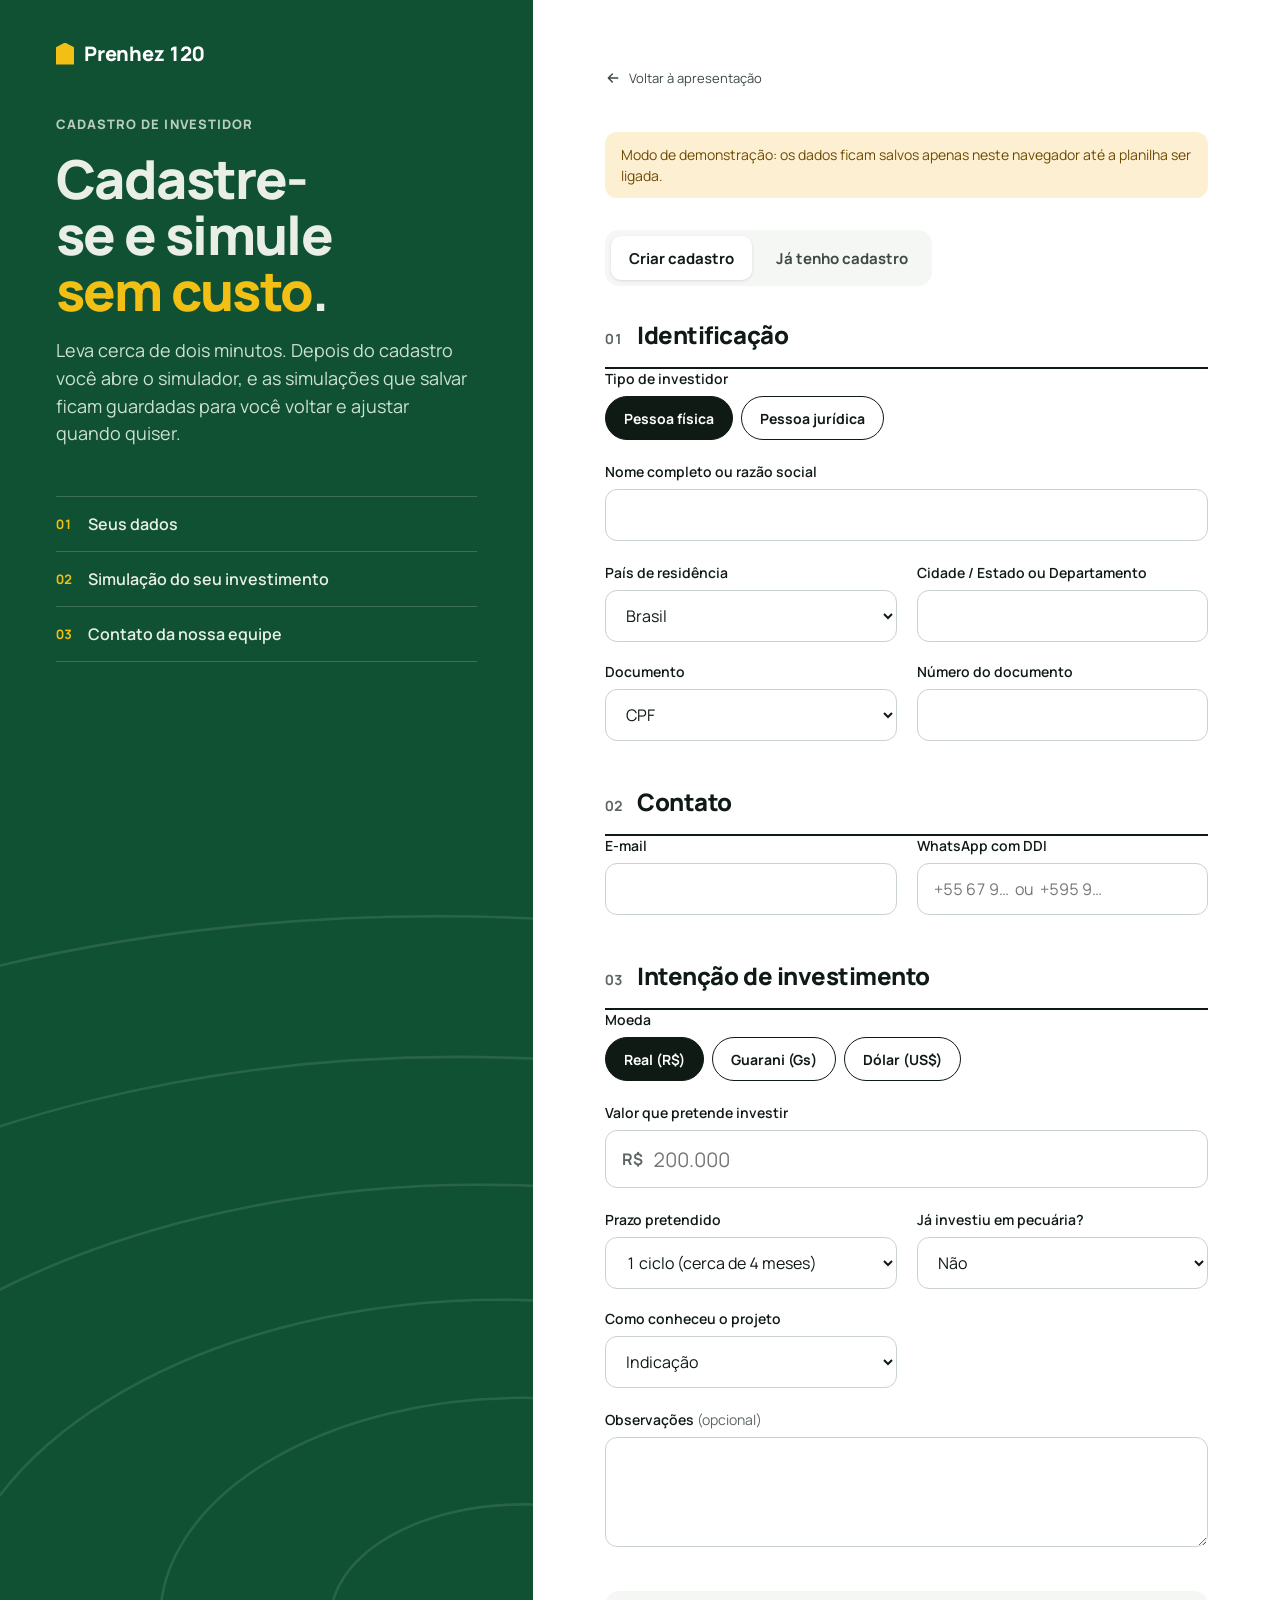
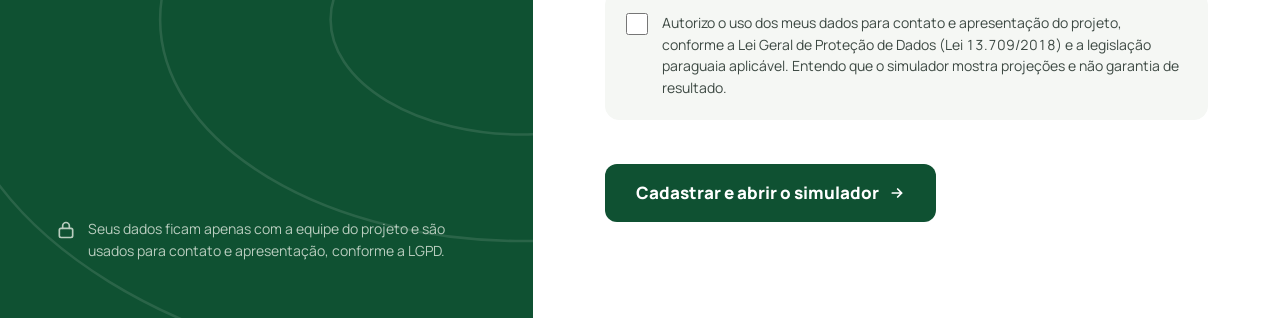
<file: cadastro.html>
<!doctype html>
<html lang="pt-BR">
<head>
<meta charset="utf-8">
<meta name="viewport" content="width=device-width,initial-scale=1,viewport-fit=cover">
<title>Cadastro · Prenhez 120</title>
<link rel="preconnect" href="https://fonts.googleapis.com">
<link rel="stylesheet" href="https://fonts.googleapis.com/css2?family=Manrope:wght@400;500;600;700;800&display=swap">
<link rel="stylesheet" href="assets/style.css">
</head>
<body>
<div class="split">
  <aside class="side">
    <svg class="topo" aria-hidden="true" viewBox="0 0 600 900" preserveAspectRatio="xMidYMid slice" fill="none" stroke="#e9eee6" stroke-width="1.2">
      <ellipse cx="420" cy="760" rx="90" ry="54"></ellipse><ellipse cx="420" cy="760" rx="170" ry="104"></ellipse>
      <ellipse cx="410" cy="770" rx="260" ry="160"></ellipse><ellipse cx="400" cy="780" rx="360" ry="224"></ellipse>
      <ellipse cx="390" cy="790" rx="470" ry="294"></ellipse><ellipse cx="380" cy="800" rx="590" ry="370"></ellipse>
    </svg>
    <a class="logo" href="index.html" style="position:relative"><i aria-hidden="true"></i>Prenhez 120</a>
    <div style="position:relative;display:flex;flex-direction:column;gap:18px">
      <span class="eyebrow" style="color:#b9cdbf">Cadastro de investidor</span>
      <h1>Cadastre-se e simule <em>sem custo</em>.</h1>
      <p>Leva cerca de dois minutos. Depois do cadastro você abre o simulador, e as simulações que salvar ficam guardadas para você voltar e ajustar quando quiser.</p>
    </div>
    <ol style="position:relative">
      <li><b>01</b>Seus dados</li>
      <li><b>02</b>Simulação do seu investimento</li>
      <li><b>03</b>Contato da nossa equipe</li>
    </ol>
    <div class="lock" style="position:relative">
      <svg width="20" height="20" viewBox="0 0 24 24" fill="none" stroke="currentColor" stroke-width="2" stroke-linecap="round" stroke-linejoin="round" aria-hidden="true" style="flex:none;margin-top:2px"><rect x="4" y="10" width="16" height="11" rx="2"></rect><path d="M8 10V7a4 4 0 0 1 8 0v3"></path></svg>
      <span>Seus dados ficam apenas com a equipe do projeto e são usados para contato e apresentação, conforme a LGPD.</span>
    </div>
  </aside>

  <main class="formcol">
    <a href="index.html" class="small" style="display:inline-flex;align-items:center;gap:8px;color:var(--text2);text-decoration:none;min-height:44px;width:fit-content">
      <svg width="16" height="16" viewBox="0 0 24 24" fill="none" stroke="currentColor" stroke-width="2.2" stroke-linecap="round" stroke-linejoin="round" aria-hidden="true"><path d="M19 12H5M11 18l-6-6 6-6"></path></svg>
      Voltar à apresentação
    </a>

    <div class="notice warn" id="demoNote" hidden>Modo de demonstração: os dados ficam salvos apenas neste navegador até a planilha ser ligada.</div>

    <div class="notice ok" id="already" hidden>
      Você já tem cadastro neste aparelho como <b id="alreadyName"></b>.
      <div style="display:flex;flex-wrap:wrap;gap:8px;margin-top:10px">
        <a class="btn btn-primary btn-sm" href="simulador.html">Ir para o simulador</a>
        <button type="button" class="btn btn-outline btn-sm" id="logout">Usar outro cadastro</button>
      </div>
    </div>

    <div class="tabs" role="tablist" aria-label="Cadastro ou entrada">
      <button type="button" role="tab" id="tabNovo" aria-selected="true" aria-controls="cad">Criar cadastro</button>
      <button type="button" role="tab" id="tabEntrar" aria-selected="false" aria-controls="login">Já tenho cadastro</button>
    </div>

    <!-- NOVO CADASTRO -->
    <form id="cad" role="tabpanel" aria-labelledby="tabNovo" novalidate style="display:flex;flex-direction:column;gap:44px">
      <fieldset>
        <legend><b>01</b><span>Identificação</span></legend>
        <div class="field">
          <span class="lbl" id="lblTipo">Tipo de investidor</span>
          <div class="pills" role="group" aria-labelledby="lblTipo" data-group="tipo">
            <button type="button" class="pill-btn" data-v="Pessoa física" aria-pressed="true">Pessoa física</button>
            <button type="button" class="pill-btn" data-v="Pessoa jurídica" aria-pressed="false">Pessoa jurídica</button>
          </div>
        </div>
        <div class="field"><label for="nome">Nome completo ou razão social</label><input class="input" id="nome" name="nome" autocomplete="name" required><span class="err" hidden></span></div>
        <div class="grid2">
          <div class="field"><label for="pais">País de residência</label>
            <select class="input" id="pais" name="pais"><option>Brasil</option><option>Paraguai</option><option>Outro</option></select></div>
          <div class="field"><label for="cidade">Cidade / Estado ou Departamento</label><input class="input" id="cidade" name="cidade" autocomplete="address-level2" required><span class="err" hidden></span></div>
          <div class="field"><label for="documento_tipo">Documento</label>
            <select class="input" id="documento_tipo" name="documento_tipo"><option>CPF</option><option>CNPJ</option><option>Cédula de Identidad (PY)</option><option>RUC (PY)</option><option>Passaporte</option></select></div>
          <div class="field"><label for="documento">Número do documento</label><input class="input" id="documento" name="documento" required><span class="err" hidden></span></div>
        </div>
      </fieldset>

      <fieldset>
        <legend><b>02</b><span>Contato</span></legend>
        <div class="grid2">
          <div class="field"><label for="email">E-mail</label><input class="input" id="email" name="email" type="email" autocomplete="email" required><span class="err" hidden></span></div>
          <div class="field"><label for="whatsapp">WhatsApp com DDI</label><input class="input" id="whatsapp" name="whatsapp" type="tel" autocomplete="tel" placeholder="+55 67 9…  ou  +595 9…" required><span class="err" hidden></span></div>
        </div>
      </fieldset>

      <fieldset>
        <legend><b>03</b><span>Intenção de investimento</span></legend>
        <div class="field">
          <span class="lbl" id="lblMoeda">Moeda</span>
          <div class="pills" role="group" aria-labelledby="lblMoeda" data-group="moeda">
            <button type="button" class="pill-btn" data-v="BRL" aria-pressed="true">Real (R$)</button>
            <button type="button" class="pill-btn" data-v="PYG" aria-pressed="false">Guarani (Gs)</button>
            <button type="button" class="pill-btn" data-v="USD" aria-pressed="false">Dólar (US$)</button>
          </div>
        </div>
        <div class="field"><label for="valor">Valor que pretende investir</label>
          <div class="input-group"><span id="simbolo">R$</span><input id="valor" name="valor" inputmode="numeric" placeholder="200.000" required></div>
          <span class="err" hidden></span></div>
        <div class="grid2">
          <div class="field"><label for="prazo">Prazo pretendido</label>
            <select class="input" id="prazo" name="prazo"><option>1 ciclo (cerca de 4 meses)</option><option>Até 1 ano</option><option>1 a 2 anos</option><option>Mais de 2 anos</option></select></div>
          <div class="field"><label for="experiencia">Já investiu em pecuária?</label>
            <select class="input" id="experiencia" name="experiencia"><option>Não</option><option>Sim, como investidor</option><option>Sim, sou produtor</option></select></div>
          <div class="field"><label for="origem">Como conheceu o projeto</label>
            <select class="input" id="origem" name="origem"><option>Indicação</option><option>WhatsApp</option><option>Redes sociais</option><option>Evento</option><option>Outro</option></select></div>
        </div>
        <div class="field"><label for="mensagem">Observações <span class="muted" style="font-weight:400">(opcional)</span></label><textarea class="input" id="mensagem" name="mensagem"></textarea></div>
      </fieldset>

      <label class="consent" id="consentBox" for="consentimento">
        <input type="checkbox" id="consentimento" name="consentimento">
        <span>Autorizo o uso dos meus dados para contato e apresentação do projeto, conforme a Lei Geral de Proteção de Dados (Lei 13.709/2018) e a legislação paraguaia aplicável. Entendo que o simulador mostra projeções e não garantia de resultado.</span>
      </label>

      <div style="display:flex;flex-wrap:wrap;gap:16px;align-items:center">
        <button class="btn btn-primary btn-lg" type="submit" id="send">
          Cadastrar e abrir o simulador
          <svg width="16" height="16" viewBox="0 0 24 24" fill="none" stroke="currentColor" stroke-width="2.6" stroke-linecap="round" stroke-linejoin="round" aria-hidden="true"><path d="M5 12h14M13 6l6 6-6 6"></path></svg>
        </button>
        <span id="status" role="status" style="font-size:15px;font-weight:600"></span>
      </div>
    </form>

    <!-- JÁ TENHO CADASTRO -->
    <form id="login" role="tabpanel" aria-labelledby="tabEntrar" novalidate hidden class="card" style="padding:32px;display:flex;flex-direction:column;gap:20px;max-width:560px">
      <div style="display:flex;flex-direction:column;gap:6px">
        <h2 style="font-size:26px;font-weight:800;letter-spacing:-.02em">Acessar minhas simulações</h2>
        <p class="muted" style="font-size:15px;line-height:1.55">Use o mesmo e-mail e número de documento do cadastro.</p>
      </div>
      <div class="field"><label for="l_email">E-mail</label><input class="input" id="l_email" type="email" autocomplete="email" required></div>
      <div class="field"><label for="l_doc">Número do documento</label><input class="input" id="l_doc" required></div>
      <div style="display:flex;flex-wrap:wrap;gap:16px;align-items:center">
        <button class="btn btn-primary" type="submit" id="l_send">Entrar</button>
        <span id="l_status" role="status" style="font-size:15px;font-weight:600"></span>
      </div>
    </form>
  </main>
</div>

<script src="assets/app.js"></script>
<script>
(function () {
  var $ = function (id) { return document.getElementById(id); };
  var hash = (location.hash || "").slice(1);
  var sess = Session.get();

  if (api.isDemo()) $("demoNote").hidden = false;

  // Já cadastrado neste aparelho: quem clicou em "Simular" vai direto ao simulador
  if (sess) {
    if (hash === "simular") { location.replace("simulador.html"); return; }
    $("alreadyName").textContent = sess.nome || sess.email;
    $("already").hidden = false;
  }
  $("logout").addEventListener("click", function () { Session.clear(); $("already").hidden = true; U.toast("Pronto. Faça o cadastro ou entre com outro."); });

  // Abas
  function tab(which) {
    var novo = which !== "entrar";
    $("tabNovo").setAttribute("aria-selected", String(novo));
    $("tabEntrar").setAttribute("aria-selected", String(!novo));
    $("cad").hidden = !novo; $("login").hidden = novo;
  }
  $("tabNovo").addEventListener("click", function () { tab("novo"); });
  $("tabEntrar").addEventListener("click", function () { tab("entrar"); });
  if (hash === "entrar") tab("entrar");

  // Botões de escolha (tipo e moeda)
  var picked = { tipo: "Pessoa física", moeda: "BRL" };
  document.querySelectorAll("[data-group]").forEach(function (g) {
    g.addEventListener("click", function (e) {
      var b = e.target.closest("button[data-v]"); if (!b) return;
      g.querySelectorAll("button").forEach(function (x) { x.setAttribute("aria-pressed", String(x === b)); });
      picked[g.dataset.group] = b.dataset.v;
      if (g.dataset.group === "moeda") $("simbolo").textContent = { BRL: "R$", PYG: "Gs", USD: "US$" }[b.dataset.v];
    });
  });

  // Valor com separador de milhar
  $("valor").addEventListener("input", function (e) {
    var n = U.digits(e.target.value); e.target.value = n ? U.nf(n) : "";
  });

  function setErr(id, msg) {
    var f = $(id).closest(".field"); var er = f.querySelector(".err");
    f.classList.toggle("bad", !!msg); if (er) { er.hidden = !msg; er.textContent = msg || ""; }
  }
  function validate() {
    var bad = [];
    var rules = {
      nome: function (v) { return v ? "" : "Preencha este campo."; },
      cidade: function (v) { return v ? "" : "Preencha este campo."; },
      documento: function (v) { return U.normDoc(v).length >= 5 ? "" : "Informe o número do documento."; },
      email: function (v) { return /^[^\s@]+@[^\s@]+\.[^\s@]+$/.test(v) ? "" : "Confira o e-mail."; },
      whatsapp: function (v) { return v.replace(/\D/g, "").length >= 10 ? "" : "Inclua DDI e DDD."; },
      valor: function (v) { return U.digits(v) > 0 ? "" : "Informe um valor."; }
    };
    Object.keys(rules).forEach(function (id) { var m = rules[id]($(id).value.trim()); setErr(id, m); if (m) bad.push(id); });
    var ok = $("consentimento").checked; $("consentBox").classList.toggle("bad", !ok);
    return { bad: bad, consent: ok };
  }

  $("cad").addEventListener("submit", function (ev) {
    ev.preventDefault();
    var v = validate(), st = $("status");
    if (v.bad.length || !v.consent) {
      st.style.color = "var(--bad)";
      st.textContent = v.bad.length ? "Revise os campos marcados em vermelho." : "Marque a autorização de uso dos dados para continuar.";
      if (v.bad.length) $(v.bad[0]).focus();
      return;
    }
    var dados = {
      tipo: picked.tipo, nome: $("nome").value.trim(), pais: $("pais").value, cidade: $("cidade").value.trim(),
      documento_tipo: $("documento_tipo").value, documento: $("documento").value.trim(),
      email: $("email").value.trim(), whatsapp: $("whatsapp").value.trim(),
      moeda: picked.moeda, valor: U.digits($("valor").value), prazo: $("prazo").value,
      experiencia: $("experiencia").value, origem: $("origem").value, mensagem: $("mensagem").value.trim(),
      consentimento: "sim", pagina_origem: hash || "direto"
    };
    $("send").disabled = true; st.style.color = "var(--text2)"; st.textContent = "Salvando seu cadastro…";
    api("cadastro", { dados: dados }).then(function (r) {
      Session.set({ id: r.id, token: r.token, nome: r.nome, email: r.email, moeda: r.moeda || dados.moeda, valor: r.valor || dados.valor });
      st.style.color = "var(--ok)"; st.textContent = "Cadastro salvo. Abrindo o simulador…";
      location.href = "simulador.html";
    }).catch(function (e) {
      st.style.color = "var(--bad)"; st.textContent = e.message; $("send").disabled = false;
    });
  });

  $("login").addEventListener("submit", function (ev) {
    ev.preventDefault();
    var st = $("l_status"), em = $("l_email").value.trim(), dc = $("l_doc").value.trim();
    if (!em || !dc) { st.style.color = "var(--bad)"; st.textContent = "Preencha e-mail e documento."; return; }
    $("l_send").disabled = true; st.style.color = "var(--text2)"; st.textContent = "Procurando seu cadastro…";
    api("login", { email: em, documento: dc }).then(function (r) {
      Session.set({ id: r.id, token: r.token, nome: r.nome, email: r.email, moeda: r.moeda, valor: r.valor });
      location.href = "simulador.html";
    }).catch(function (e) {
      st.style.color = "var(--bad)"; st.textContent = e.message; $("l_send").disabled = false;
    });
  });
})();
</script>
</body>
</html>
</file>
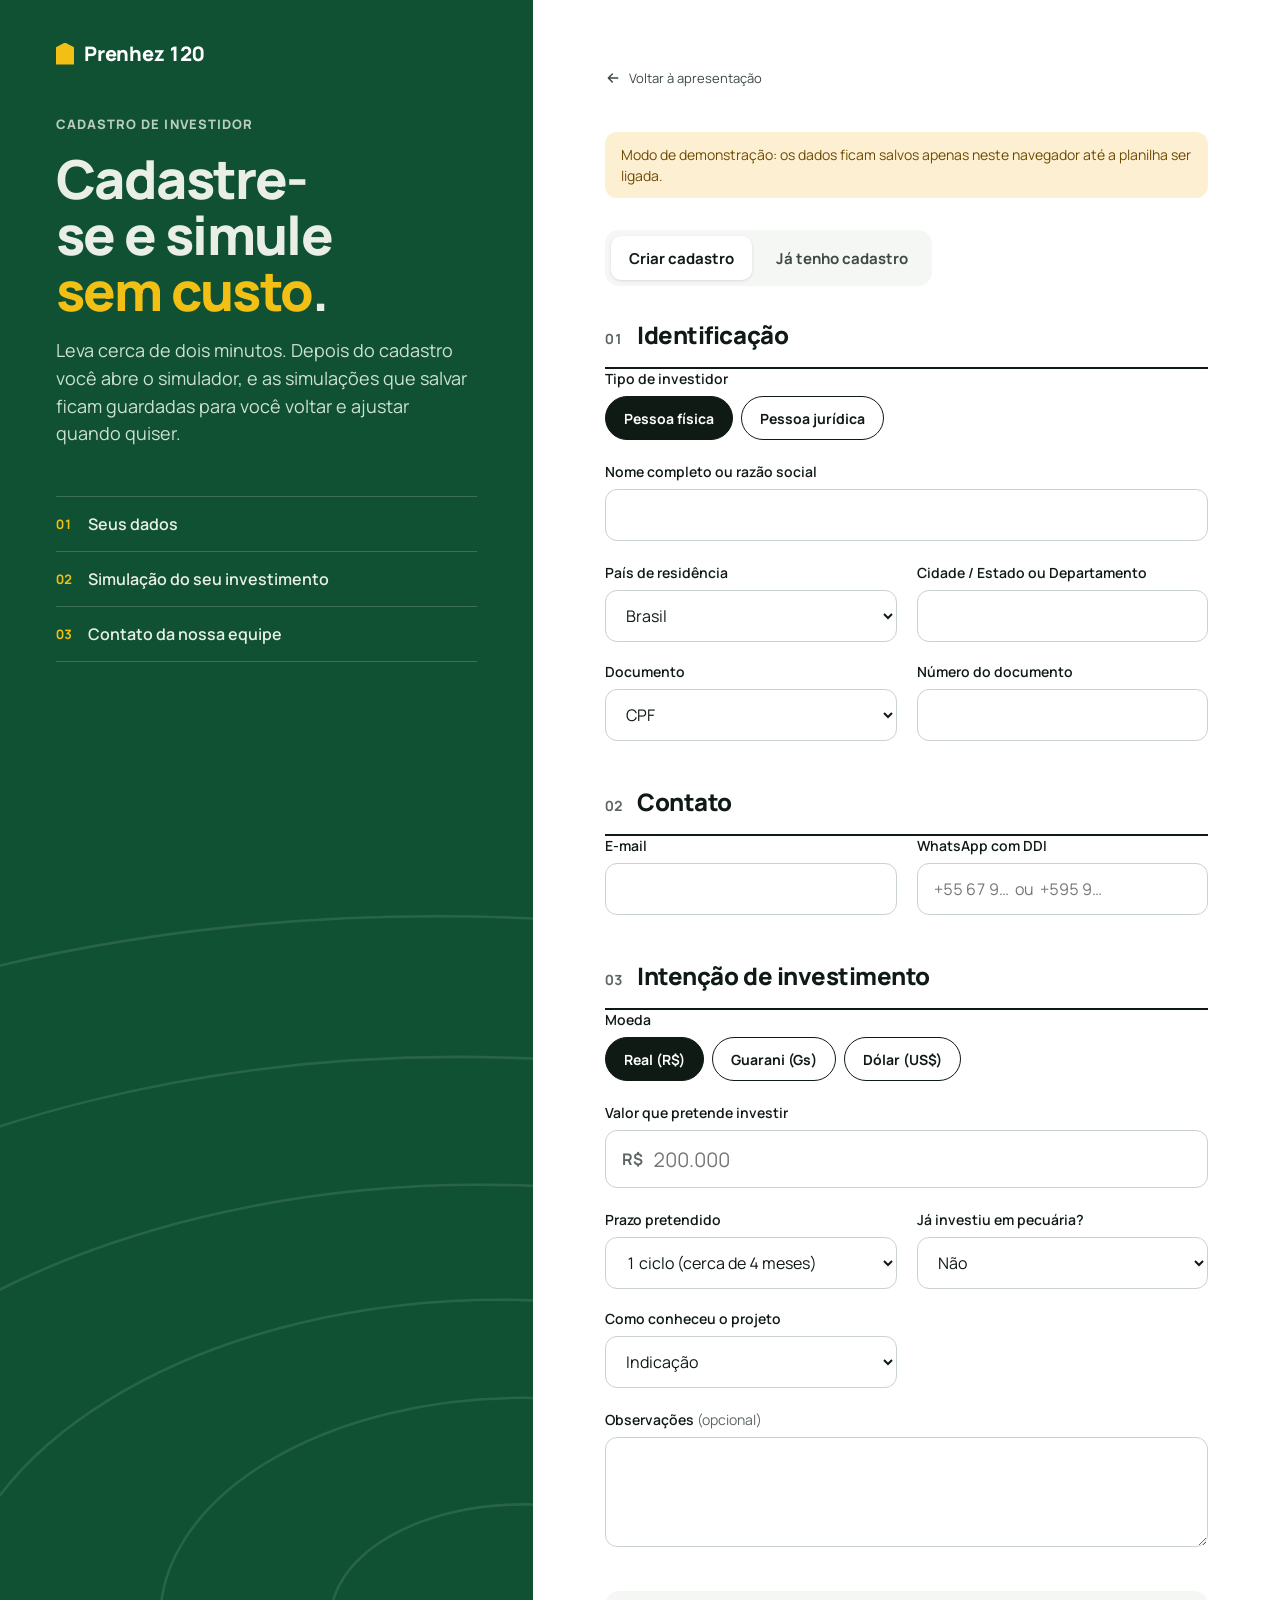
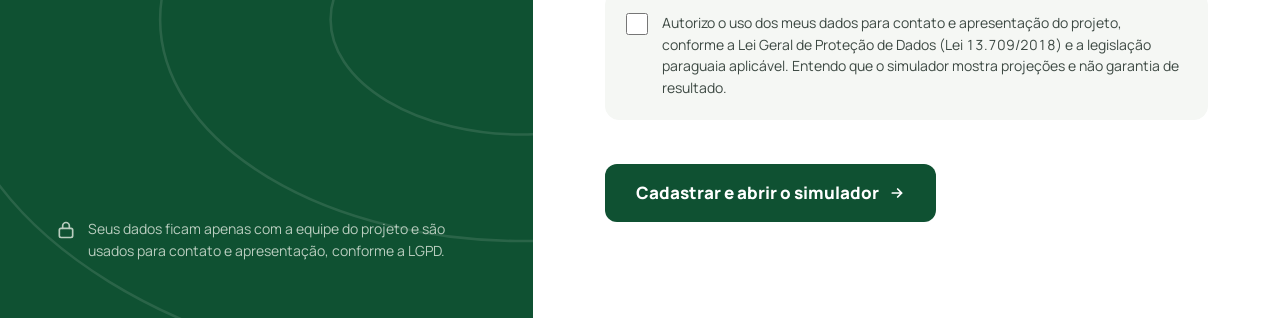
<file: simulador.html>
<!doctype html>
<html lang="pt-BR">
<head>
<meta charset="utf-8">
<meta name="viewport" content="width=device-width,initial-scale=1,viewport-fit=cover">
<title>Simulador · Prenhez 120</title>
<link rel="preconnect" href="https://fonts.googleapis.com">
<link rel="stylesheet" href="https://fonts.googleapis.com/css2?family=Manrope:wght@400;500;600;700;800&display=swap">
<link rel="stylesheet" href="assets/style.css">
</head>
<body>
<nav class="nav">
  <div class="wrap">
    <a class="logo" href="index.html"><i aria-hidden="true"></i>Prenhez 120</a>
    <div class="nav-right">
      <span class="who" id="who"></span>
      <a class="btn btn-outline btn-sm" href="index.html">Apresentação</a>
      <button type="button" class="btn btn-outline btn-sm" id="sair">Sair</button>
    </div>
  </div>
</nav>

<header class="sim-head">
  <div class="wrap">
    <div style="display:flex;flex-direction:column;gap:12px">
      <span class="eyebrow">Simulador de lotes · valores em guaranis</span>
      <h1 id="title">Seu cenário, <em>lote a lote.</em></h1>
    </div>
    <a class="btn btn-sm" href="#salvas" style="background:#fff;color:var(--ink)">Minhas simulações <span id="countBadge" class="badge good" style="margin-left:4px">0</span></a>
  </div>
</header>

<div class="wrap">
  <div class="notice warn" id="demoNote" hidden style="margin-top:20px">Modo de demonstração: as simulações ficam salvas apenas neste navegador até a planilha ser ligada.</div>

  <div class="sim">
    <!-- CONTROLES -->
    <div style="display:flex;flex-direction:column;gap:20px">
      <form class="card controls" id="ctl" onsubmit="return false">
        <div style="display:flex;flex-direction:column;gap:12px">
          <span class="eyebrow">Seu capital</span>
          <div class="pills" role="group" aria-label="Moeda do capital" id="moedas">
            <button type="button" class="pill-btn" data-v="BRL" aria-pressed="true" style="flex:1">R$</button>
            <button type="button" class="pill-btn" data-v="PYG" aria-pressed="false" style="flex:1">Gs</button>
            <button type="button" class="pill-btn" data-v="USD" aria-pressed="false" style="flex:1">US$</button>
          </div>
          <label for="cap" class="lbl">Valor a investir</label>
          <div class="input-group"><span id="simb">R$</span><input id="cap" inputmode="numeric" value="200.000"></div>
          <span class="small muted" id="capGs"></span>
          <div class="fxbox" id="fxbox">
            <div style="display:flex;justify-content:space-between;align-items:center;gap:8px">
              <span class="eyebrow" style="font-size:12px">Câmbio de referência</span>
              <span class="badge" style="background:#fff;border:1px solid var(--line2);color:var(--text2)" id="fxRegra">Cotação do dia</span>
            </div>
            <div class="row">
              <div class="cell"><span id="fxInL">Entrada · R$ → Gs</span><b id="fxIn">—</b></div>
              <div class="cell"><span id="fxOutL">Saída · Gs → R$</span><b id="fxOut">—</b></div>
            </div>
            <span class="small muted" id="fxFonte"></span>
          </div>
        </div>
        <div class="sep"></div>
        <div id="sliders" style="display:flex;flex-direction:column;gap:22px"></div>
        <button type="button" class="btn btn-outline btn-sm" id="reset">Voltar ao cenário base</button>
      </form>
    </div>

    <!-- RESULTADOS -->
    <section class="results" aria-live="polite">
      <div class="hero-num">
        <span class="eyebrow" style="color:var(--muted)">Lucro líquido por lote de 45 cabeças</span>
        <span class="v" id="lucro">—</span>
        <div class="sub"><span id="sub"></span><span class="badge" id="status"></span></div>
      </div>

      <div class="fit">
        <div style="display:flex;flex-direction:column;gap:6px">
          <span class="k">Seu capital equivale a</span>
          <span class="big" id="lotes">—</span>
          <span class="d" id="cotas"></span>
        </div>
        <div class="right" style="display:flex;flex-direction:column;gap:6px">
          <span class="k">Seu lucro projetado por ciclo</span>
          <span class="mid" id="prop">—</span>
          <span class="d" id="propLocal"></span>
        </div>
      </div>

      <!-- SALVAR -->
      <div class="card saved" id="salvas">
        <div style="display:flex;justify-content:space-between;align-items:center;gap:12px;flex-wrap:wrap">
          <h2>Salvar esta simulação</h2>
          <span class="small muted" id="editing" hidden></span>
        </div>
        <div class="save-row">
          <label for="simNome" class="lbl" style="position:absolute;left:-9999px">Nome da simulação</label>
          <input class="input" id="simNome" placeholder="Ex.: Cenário conservador">
          <button type="button" class="btn btn-primary" id="salvar">Salvar simulação</button>
          <button type="button" class="btn btn-outline" id="salvarNova" hidden>Salvar como nova</button>
        </div>
        <div class="sep"></div>
        <h2 style="font-size:17px">Minhas simulações</h2>
        <p class="small muted" id="vazio">Você ainda não salvou nenhuma simulação. Ajuste os parâmetros e clique em "Salvar simulação".</p>
        <ul class="sim-list" id="lista"></ul>
      </div>

      <div style="display:flex;flex-direction:column;gap:12px">
        <span class="eyebrow" style="color:var(--muted)">Para onde vai a receita do lote</span>
        <div class="split-bar"><div id="bC" style="background:#7f9c88"></div><div id="bK" style="background:#2d4a36"></div><div id="bL" style="background:var(--tag)"></div></div>
        <div class="legend"><span><i style="background:#7f9c88"></i>Compra <b id="pC"></b></span><span><i style="background:#2d4a36"></i>Custo operacional <b id="pK"></b></span><span><i style="background:var(--tag);outline:1px solid #c79c00"></i>Lucro <b id="pL"></b></span></div>
      </div>

      <div class="card scroll" style="padding:4px 26px"><table class="ledger"><tbody id="ledger"></tbody></table></div>

      <div class="stats" id="stats"></div>

      <div style="display:flex;flex-direction:column;gap:12px">
        <h2 style="font-size:24px;font-weight:800;letter-spacing:-.02em">Efeito da taxa de prenhez</h2>
        <div class="sens" id="sens"></div>
        <p class="small muted">Novilhas que não emprenham são vendidas pelo preço de novilha vazia definido ao lado.</p>
      </div>

      <p class="small muted" style="border-top:1px solid var(--line2);padding-top:18px">Projeções com base nos parâmetros acima. Não representam garantia de resultado nem oferta pública de valores mobiliários. Nossa equipe entra em contato pelo WhatsApp ou e-mail do cadastro.</p>
    </section>
  </div>
</div>

<script src="assets/app.js"></script>
<script>
(function () {
  var $ = function (id) { return document.getElementById(id); };
  var sess = Session.get();
  if (!sess) { location.replace("cadastro.html#simular"); return; }
  if (api.isDemo()) $("demoNote").hidden = false;

  var first = String(sess.nome || "").trim().split(/\s+/)[0];
  $("who").textContent = first ? "Olá, " + first : sess.email || "";
  if (first) $("title").innerHTML = U.esc(first) + ", este é o <em>seu cenário.</em>";
  $("sair").addEventListener("click", function () { Session.clear(); location.href = "index.html"; });

  var N = 45, META = 1500000;
  var BASE = { moeda: "BRL", cap: 200000, pc: 5250000, pv: 7500000, pz: 5800000, cp: 30, tp: 100, mo: 0, dz: 120 };
  var s = Object.assign({}, BASE);
  if (sess.moeda) s.moeda = sess.moeda;
  if (Number(sess.valor) > 0) s.cap = Number(sess.valor);
  var fxc = Object.assign({}, P120.CAMBIO_PADRAO);
  var saved = [], loadedId = null;

  var mi = function (v) { return "Gs " + U.nf(v / 1e6, 1) + " mi"; };
  var gs = function (v) { return "Gs " + U.nf(Math.round(v)); };
  var pct = function (v) { return U.nf(v * 100, 1) + "%"; };

  /* ---------- sliders ---------- */
  var SL = [
    ["pc", "Compra por novilha", 4500000, 6500000, 50000, mi, "4,5 mi", "6,5 mi"],
    ["pv", "Venda como vaca prenhe", 6500000, 8500000, 50000, mi, "6,5 mi", "8,5 mi"],
    ["pz", "Venda da novilha vazia", 4500000, 7000000, 50000, mi, "4,5 mi", "7 mi"],
    ["tp", "Taxa de prenhez", 40, 100, 1, function (v) { return v + "%"; }, "40%", "100%"],
    ["cp", "Custo (% da margem bruta)", 10, 50, 1, function (v) { return v + "%"; }, "10%", "50%"],
    ["mo", "Mortalidade no ciclo", 0, 10, 0.5, function (v) { return U.nf(v, 1) + "%"; }, "0%", "10%"],
    ["dz", "Duração do ciclo", 90, 180, 5, function (v) { return v + " dias"; }, "90 d", "180 d"]
  ];
  $("sliders").innerHTML = SL.map(function (d) {
    return '<div class="ctl"><div class="ctl-top"><label for="s_' + d[0] + '" class="lbl">' + d[1] + '</label><output id="o_' + d[0] + '" for="s_' + d[0] + '"></output></div>' +
      '<input type="range" id="s_' + d[0] + '" min="' + d[2] + '" max="' + d[3] + '" step="' + d[4] + '">' +
      '<div class="ctl-scale"><span>' + d[6] + '</span><span>' + d[7] + '</span></div></div>';
  }).join("");
  SL.forEach(function (d) {
    $("s_" + d[0]).addEventListener("input", function (e) { s[d[0]] = Number(e.target.value); render(); });
  });

  $("moedas").addEventListener("click", function (e) {
    var b = e.target.closest("button[data-v]"); if (!b) return; s.moeda = b.dataset.v; render(true);
  });
  $("cap").addEventListener("input", function (e) { s.cap = U.digits(e.target.value); e.target.value = s.cap ? U.nf(s.cap) : ""; render(); });
  $("reset").addEventListener("click", function () {
    var keep = { moeda: s.moeda, cap: s.cap }; s = Object.assign({}, BASE, keep); render(true);
  });

  /* ---------- cálculo ---------- */
  function calc(p, tp) {
    var custoCab = (p.cp / 100) * (p.pv - p.pc);
    var vivos = N * (1 - p.mo / 100), prenhes = vivos * tp, vazias = vivos - prenhes;
    var receita = prenhes * p.pv + vazias * p.pz, compra = N * p.pc, custo = N * custoCab;
    var lucro = receita - compra - custo, capital = compra + custo;
    return { custoCab: custoCab, prenhes: prenhes, vazias: vazias, receita: receita, compra: compra, custo: custo, lucro: lucro, capital: capital, roi: capital ? lucro / capital : 0 };
  }
  function rates() {
    if (s.moeda === "BRL") return { inn: +fxc.brl_compra, out: +fxc.brl_venda, sym: "R$" };
    if (s.moeda === "USD") return { inn: +fxc.usd_compra, out: +fxc.usd_venda, sym: "US$" };
    return { inn: 1, out: 1, sym: "Gs" };
  }
  function local(gsv) {
    var f = rates();
    if (s.moeda === "BRL") return "≈ " + (gsv / f.out).toLocaleString("pt-BR", { style: "currency", currency: "BRL", maximumFractionDigits: 0 });
    if (s.moeda === "USD") return "≈ US$ " + U.nf(gsv / f.out);
    return "";
  }
  function summary() {
    var r = calc(s, s.tp / 100), f = rates(), capGs = s.cap * f.inn, lotes = r.capital > 0 ? capGs / r.capital : 0;
    return { r: r, f: f, capGs: capGs, lotes: lotes, prop: r.lucro * lotes };
  }

  /* ---------- tela ---------- */
  function render(syncInputs) {
    SL.forEach(function (d) {
      var el = $("s_" + d[0]); if (syncInputs || Number(el.value) !== s[d[0]]) el.value = s[d[0]];
      $("o_" + d[0]).textContent = d[5](s[d[0]]);
    });
    document.querySelectorAll("#moedas button").forEach(function (b) { b.setAttribute("aria-pressed", String(b.dataset.v === s.moeda)); });
    if (syncInputs) $("cap").value = s.cap ? U.nf(s.cap) : "";

    var m = summary(), r = m.r, f = m.f;
    $("simb").textContent = f.sym;
    $("capGs").textContent = "= " + gs(m.capGs);
    $("fxbox").hidden = s.moeda === "PYG";
    $("fxIn").textContent = gs(f.inn); $("fxOut").textContent = gs(f.out);
    $("fxInL").textContent = "Entrada · " + f.sym + " → Gs"; $("fxOutL").textContent = "Saída · Gs → " + f.sym;
    $("fxRegra").textContent = fxc.regra || "Cotação do dia";
    $("fxFonte").textContent = (fxc.fonte || "") + " · " + (fxc.data_cotacao || "") + ". Entrada pela cotação de compra, saída pela de venda.";

    var lc = r.lucro / N;
    $("lucro").textContent = mi(r.lucro);
    $("lucro").style.color = r.lucro >= 0 ? "var(--ink)" : "var(--bad)";
    $("sub").textContent = gs(lc) + " por cabeça · " + s.dz + " dias" + (local(r.lucro) ? " · " + local(r.lucro) : "");
    var st = $("status");
    if (lc >= META) { st.className = "badge good"; st.textContent = "Acima de Gs 1,5 mi por cabeça"; }
    else if (lc >= META * 0.9) { st.className = "badge warn"; st.textContent = "Pouco abaixo de Gs 1,5 mi por cabeça"; }
    else { st.className = "badge bad"; st.textContent = "Abaixo de Gs 1,5 mi por cabeça"; }

    $("lotes").textContent = U.nf(m.lotes, 2) + (m.lotes >= 1.995 ? " lotes" : " lote");
    $("cotas").textContent = pct(m.lotes) + " de um lote de " + mi(r.capital);
    $("prop").textContent = mi(m.prop);
    $("propLocal").textContent = local(m.prop) || "por ciclo de " + s.dz + " dias";

    var rec = r.receita > 0 ? r.receita : 1, w = function (v) { return Math.max(0, Math.min(100, v / rec * 100)).toFixed(2) + "%"; };
    $("bC").style.width = w(r.compra); $("bK").style.width = w(r.custo); $("bL").style.width = w(Math.max(0, r.lucro));
    $("pC").textContent = pct(r.compra / rec); $("pK").textContent = pct(r.custo / rec); $("pL").textContent = pct(Math.max(0, r.lucro) / rec);

    $("ledger").innerHTML =
      "<tr><td>Receita · " + U.nf(r.prenhes, 1) + " prenhes" + (r.vazias > 0.01 ? " + " + U.nf(r.vazias, 1) + " vazias" : "") + "</td><td>" + gs(r.receita) + "</td></tr>" +
      "<tr><td>Compra · 45 × " + U.nf(s.pc) + '</td><td class="neg">− ' + gs(r.compra) + "</td></tr>" +
      "<tr><td>Custo operacional · 45 × " + U.nf(r.custoCab) + '</td><td class="neg">− ' + gs(r.custo) + "</td></tr>" +
      '<tr class="sum"><td>Lucro líquido do lote</td><td>' + gs(r.lucro) + "</td></tr>";

    var ciclos = 365 / s.dz;
    $("stats").innerHTML = [["Capital por lote", mi(r.capital)], ["Retorno no ciclo", pct(r.roi)], ["Ciclos por ano", U.nf(ciclos, 1)], ["≈ ao mês", pct(Math.pow(1 + r.roi, 30 / s.dz) - 1)]]
      .map(function (x) { return '<div class="stat"><span>' + x[0] + "</span><b>" + x[1] + "</b></div>"; }).join("");

    var taxas = [100, 90, 80, 70, 60, 50]; if (taxas.indexOf(s.tp) < 0) taxas.push(s.tp); taxas.sort(function (a, b) { return b - a; });
    var rows = taxas.map(function (t) { return { t: t, x: calc(s, t / 100) }; });
    var max = Math.max.apply(null, rows.map(function (o) { return Math.abs(o.x.lucro); })) || 1;
    $("sens").innerHTML = rows.map(function (o) {
      var ok = o.x.lucro / N >= META;
      return '<div class="sens-row' + (o.t === s.tp ? " cur" : "") + '"><b>' + o.t + '%</b><div class="track"><div style="width:' + Math.max(0, o.x.lucro / max * 100).toFixed(1) + "%;background:" + (ok ? "var(--brand)" : "#c26a2e") + '"></div></div><span class="v">' + mi(o.x.lucro) + "</span></div>";
    }).join("");
  }

  /* ---------- simulações salvas ---------- */
  function renderList() {
    $("countBadge").textContent = saved.length;
    $("vazio").hidden = saved.length > 0;
    $("lista").innerHTML = saved.map(function (x) {
      var res = x.resumo || {};
      return '<li class="sim-item' + (x.simId === loadedId ? " active" : "") + '"><div class="t"><b>' + U.esc(x.titulo || "Simulação") + "</b><span>" +
        U.esc((res.capital_txt || "") + (res.lucro_prop_txt ? " · lucro " + res.lucro_prop_txt : "") + " · " + U.dataHora(x.atualizadoEm)) + '</span></div>' +
        '<div class="acts"><button type="button" class="btn btn-outline btn-sm" data-open="' + U.esc(x.simId) + '">Abrir</button>' +
        '<button type="button" class="btn btn-sm" style="color:var(--bad);background:transparent" data-del="' + U.esc(x.simId) + '" aria-label="Excluir ' + U.esc(x.titulo) + '">Excluir</button></div></li>';
    }).join("");
    $("salvar").textContent = loadedId ? "Salvar alterações" : "Salvar simulação";
    $("salvarNova").hidden = !loadedId;
    var cur = saved.filter(function (x) { return x.simId === loadedId; })[0];
    $("editing").hidden = !cur; if (cur) $("editing").textContent = "Editando: " + cur.titulo;
  }
  function load() {
    return api("listarSimulacoes", { id: sess.id, token: sess.token }).then(function (r) {
      saved = (r.simulacoes || []).map(function (x) { if (typeof x.params === "string") { try { x.params = JSON.parse(x.params); } catch (e) {} } if (typeof x.resumo === "string") { try { x.resumo = JSON.parse(x.resumo); } catch (e) {} } return x; });
      renderList();
    }).catch(function (e) {
      if (/sess/i.test(e.message)) { Session.clear(); location.replace("cadastro.html#entrar"); return; }
      U.toast(e.message);
    });
  }
  function doSave(asNew) {
    var m = summary(), btn = asNew ? $("salvarNova") : $("salvar");
    var titulo = $("simNome").value.trim() || "Simulação de " + new Date().toLocaleDateString("pt-BR");
    var resumo = {
      capital_txt: (m.f.sym === "Gs" ? "Gs " : m.f.sym + " ") + U.nf(s.cap), capital_gs: Math.round(m.capGs),
      lotes: +m.lotes.toFixed(4), lucro_lote_gs: Math.round(m.r.lucro), lucro_prop_gs: Math.round(m.prop),
      lucro_prop_txt: mi(m.prop), retorno_ciclo: +(m.r.roi * 100).toFixed(2),
      cambio_entrada: m.f.inn, cambio_saida: m.f.out, cambio_data: fxc.data_cotacao, cambio_regra: fxc.regra
    };
    btn.disabled = true;
    api("salvarSimulacao", { id: sess.id, token: sess.token, simId: asNew ? null : loadedId, titulo: titulo, params: Object.assign({}, s), resumo: resumo })
      .then(function (r) { loadedId = r.simId; U.toast("Simulação salva."); return load(); })
      .catch(function (e) { U.toast(e.message); })
      .then(function () { btn.disabled = false; });
  }
  $("salvar").addEventListener("click", function () { doSave(false); });
  $("salvarNova").addEventListener("click", function () { doSave(true); });

  var pendingDel = null;
  $("lista").addEventListener("click", function (e) {
    var o = e.target.closest("[data-open]"), d = e.target.closest("[data-del]");
    if (o) {
      var x = saved.filter(function (y) { return y.simId === o.dataset.open; })[0]; if (!x) return;
      s = Object.assign({}, BASE, x.params || {}); loadedId = x.simId; $("simNome").value = x.titulo || "";
      render(true); renderList(); window.scrollTo({ top: 0, behavior: "smooth" }); U.toast("Simulação aberta. Ajuste e salve as alterações.");
    }
    if (d) {
      if (pendingDel !== d.dataset.del) { pendingDel = d.dataset.del; d.textContent = "Confirmar"; return; }
      api("excluirSimulacao", { id: sess.id, token: sess.token, simId: d.dataset.del })
        .then(function () { if (loadedId === pendingDel) loadedId = null; pendingDel = null; U.toast("Simulação excluída."); return load(); })
        .catch(function (err) { U.toast(err.message); });
    }
  });

  /* ---------- início ---------- */
  render(true);
  renderList();
  api("config").then(function (r) { if (r.cambio) { fxc = Object.assign({}, fxc, r.cambio); render(); } }).catch(function () {});
  load();
})();
</script>
</body>
</html>
</file>
<file: assets/style.css>
/* Prenhez 120 — estilos do cadastro e do simulador */
:root{
  --bg:#ffffff; --soft:#f5f7f4; --ink:#0f1a14; --muted:#5b6660; --text2:#3d4943;
  --line:#e3e8e3; --line2:#c9d2cb; --brand:#0f5132; --brand-dark:#0a3b24; --brand2:#1f7a4d; --brand-soft:#e3f2e8;
  --tag:#f2c014; --bad:#a32a1c; --bad-soft:#fbe4df; --warn:#6e4a00; --warn-soft:#fdf0d2; --ok:#1f5a2b; --ok-soft:#dfeedb;
  --font:Manrope,"Helvetica Neue",Arial,sans-serif;
}
*{box-sizing:border-box}
html,body{background:var(--bg)}
body{margin:0;color:var(--ink);font-family:var(--font);-webkit-font-smoothing:antialiased;font-variant-numeric:tabular-nums}
h1,h2,h3,p{margin:0}
h1,h2{text-wrap:balance}
a{color:var(--brand)}
:focus-visible{outline:3px solid var(--tag);outline-offset:2px}
[hidden]{display:none !important}
.wrap{max-width:1280px;margin:0 auto;padding-inline:40px}
@media (max-width:700px){.wrap{padding-inline:20px}}

.nav{border-bottom:1px solid var(--line);background:#fff}
.nav .wrap{min-height:76px;display:flex;align-items:center;justify-content:space-between;gap:16px;flex-wrap:wrap}
.logo{display:flex;align-items:center;gap:10px;text-decoration:none;color:var(--ink);font-weight:800;font-size:20px;letter-spacing:-.01em}
.logo i{display:block;width:18px;height:22px;background:var(--tag);clip-path:polygon(50% 0,100% 22%,100% 100%,0 100%,0 22%)}
.nav-right{display:flex;align-items:center;gap:10px;flex-wrap:wrap}
.who{font-size:14px;color:var(--text2)}

.btn{display:inline-flex;align-items:center;justify-content:center;gap:10px;min-height:48px;padding:0 20px;border-radius:12px;font:inherit;font-weight:800;font-size:15px;text-decoration:none;cursor:pointer;border:1px solid transparent;white-space:nowrap}
.btn-primary{background:var(--brand);color:#fff}
.btn-primary:hover{background:var(--brand-dark);color:#fff}
.btn-outline{background:#fff;border-color:var(--line2);color:var(--ink)}
.btn-outline:hover{border-color:var(--ink)}
.btn-link{background:none;border:0;color:var(--brand);font:inherit;font-weight:700;cursor:pointer;padding:0;min-height:44px;text-decoration:underline;text-underline-offset:3px}
.btn-sm{min-height:40px;padding:0 14px;font-size:14px;border-radius:10px}
.btn-lg{min-height:58px;padding:0 30px;font-size:17px}
.btn[disabled]{opacity:.6;cursor:wait}

.eyebrow{font-size:13px;font-weight:800;letter-spacing:.08em;text-transform:uppercase;color:var(--brand2)}
.muted{color:var(--muted)}
.small{font-size:13px;line-height:1.55}

.field{display:flex;flex-direction:column;gap:8px;min-width:0}
.field label,.lbl{font-weight:600;font-size:14px}
.input{min-height:52px;padding:0 16px;border-radius:12px;border:1.5px solid var(--line2);background:#fff;color:var(--ink);font:inherit;font-size:16px;width:100%}
textarea.input{min-height:110px;padding:14px 16px;resize:vertical}
select.input{padding-right:10px}
.field.bad .input,.field.bad .input-group{border-color:var(--bad)}
.err{font-size:13px;color:var(--bad)}
.input-group{display:flex;align-items:center;border-radius:12px;border:1.5px solid var(--line2);background:#fff;overflow:hidden}
.input-group span{padding:0 4px 0 16px;color:var(--muted);font-weight:700}
.input-group input{flex:1;min-width:0;min-height:56px;border:0;background:transparent;padding:0 16px 0 6px;font:inherit;font-size:20px;color:var(--ink)}
.input-group input:focus-visible{outline:none}
.input-group:focus-within{outline:3px solid var(--tag);outline-offset:2px}

.pills{display:flex;flex-wrap:wrap;gap:8px}
.pill-btn{min-height:44px;padding:0 18px;border-radius:999px;border:1.5px solid var(--ink);background:transparent;color:var(--ink);font:inherit;font-weight:700;font-size:14px;cursor:pointer}
.pill-btn[aria-pressed="true"]{background:var(--ink);color:#fff}

.grid2{display:grid;grid-template-columns:repeat(2,minmax(0,1fr));gap:20px}
@media (max-width:640px){.grid2{grid-template-columns:minmax(0,1fr)}}

.card{background:#fff;border:1px solid var(--line);border-radius:20px}
.notice{padding:12px 16px;border-radius:12px;font-size:14px;line-height:1.5}
.notice.warn{background:var(--warn-soft);color:var(--warn)}
.notice.ok{background:var(--ok-soft);color:var(--ok)}
.notice.bad{background:var(--bad-soft);color:var(--bad)}
.badge{display:inline-flex;align-items:center;padding:3px 10px;border-radius:999px;font-size:12px;font-weight:800}
.badge.good{background:var(--ok-soft);color:var(--ok)}
.badge.warn{background:var(--warn-soft);color:var(--warn)}
.badge.bad{background:var(--bad-soft);color:var(--bad)}

.toast{position:fixed;left:50%;bottom:calc(24px + env(safe-area-inset-bottom,0px));transform:translateX(-50%);background:var(--ink);color:#fff;padding:12px 18px;border-radius:12px;font-weight:600;font-size:14px;z-index:50;max-width:calc(100% - 32px)}

/* ===== CADASTRO ===== */
.split{display:grid;grid-template-columns:minmax(0,5fr) minmax(0,7fr);min-height:100vh}
.side{position:relative;overflow:hidden;background:var(--brand);color:#e9eee6;padding:40px 56px 56px;display:flex;flex-direction:column;gap:48px}
.side .logo{color:#fff}
.side h1{font-size:clamp(38px,4.2vw,58px);line-height:1.04;letter-spacing:-.03em;font-weight:800}
.side h1 em{font-style:normal;color:var(--tag)}
.side p{font-size:18px;line-height:1.55;color:#cfe0d4;max-width:420px}
.side ol{list-style:none;margin:0;padding:0}
.side li{display:flex;gap:16px;align-items:center;padding:16px 0;border-top:1px solid rgba(233,238,230,.2);font-weight:600}
.side li:last-child{border-bottom:1px solid rgba(233,238,230,.2)}
.side li b{color:var(--tag);font-size:13px}
.side .lock{margin-top:auto;display:flex;gap:12px;font-size:14px;line-height:1.55;color:#b9cdbf}
.side svg.topo{position:absolute;inset:0;width:100%;height:100%;opacity:.12;pointer-events:none}
.formcol{padding:56px 72px 96px;display:flex;flex-direction:column;gap:32px;max-width:880px;width:100%}
fieldset{border:0;margin:0;padding:0;display:flex;flex-direction:column;gap:22px;min-width:0}
legend{display:flex;align-items:baseline;gap:14px;padding:0 0 16px;width:100%;border-bottom:2px solid var(--ink)}
legend b{font-size:14px;color:var(--muted)}
legend span{font-size:24px;font-weight:800;letter-spacing:-.02em}
.consent{display:flex;gap:14px;align-items:flex-start;padding:20px;border-radius:14px;background:var(--soft);border:1.5px solid var(--soft);font-size:14px;line-height:1.55;color:var(--text2);cursor:pointer}
.consent.bad{border-color:var(--bad)}
.consent input{flex:none;width:22px;height:22px;margin:1px 0 0;accent-color:var(--brand)}
.tabs{display:flex;gap:6px;padding:6px;background:var(--soft);border-radius:14px;width:fit-content;max-width:100%}
.tabs button{min-height:44px;padding:0 18px;border-radius:10px;border:0;background:transparent;font:inherit;font-weight:700;font-size:15px;color:var(--text2);cursor:pointer}
.tabs button[aria-selected="true"]{background:#fff;color:var(--ink);box-shadow:0 1px 3px rgba(15,26,20,.12)}
@media (max-width:960px){
  .split{grid-template-columns:minmax(0,1fr)}
  .side{padding:28px 20px 32px;gap:24px}
  .side ol,.side .lock{display:none}
  .formcol{padding:32px 20px 64px}
}

/* ===== SIMULADOR ===== */
.sim-head{background:var(--brand);color:#e9eee6}
.sim-head .wrap{padding-block:36px 44px;display:flex;flex-wrap:wrap;justify-content:space-between;align-items:end;gap:20px}
.sim-head h1{font-size:clamp(34px,4.4vw,56px);line-height:1.04;letter-spacing:-.03em;font-weight:800}
.sim-head h1 em{font-style:normal;color:var(--tag)}
.sim-head .eyebrow{color:#b9cdbf}
.sim{display:grid;grid-template-columns:minmax(0,400px) minmax(0,1fr);gap:40px;align-items:start;padding-block:40px 96px}
@media (max-width:1000px){.sim{grid-template-columns:minmax(0,1fr)}}
.controls{padding:28px;display:flex;flex-direction:column;gap:24px}
.ctl{display:flex;flex-direction:column;gap:6px}
.ctl-top{display:flex;justify-content:space-between;align-items:baseline;gap:12px}
.ctl-top output{font-weight:800;font-size:15px}
.ctl input[type=range]{width:100%;height:28px;accent-color:var(--brand);cursor:pointer}
.ctl-scale{display:flex;justify-content:space-between;font-size:11px;color:var(--muted)}
.sep{height:1px;background:var(--line)}
.fxbox{display:flex;flex-direction:column;gap:10px;padding:16px;border-radius:14px;background:var(--soft);border:1px solid var(--line)}
.fxbox .row{display:grid;grid-template-columns:repeat(2,minmax(0,1fr));gap:8px}
.fxbox .cell{display:flex;flex-direction:column;gap:2px;padding:10px 12px;border-radius:10px;background:#fff}
.fxbox .cell span{font-size:12px;color:var(--muted)}
.fxbox .cell b{font-size:18px}
.results{display:flex;flex-direction:column;gap:26px;min-width:0}
.hero-num{display:flex;flex-direction:column;gap:10px;padding-bottom:24px;border-bottom:2px solid var(--ink)}
.hero-num .v{font-size:clamp(48px,6.5vw,88px);line-height:1;letter-spacing:-.035em;font-weight:800}
.hero-num .sub{display:flex;flex-wrap:wrap;gap:8px 14px;align-items:center;font-size:16px;color:var(--text2)}
.fit{background:var(--brand);color:#e9eee6;border-radius:20px;padding:28px;display:flex;flex-wrap:wrap;justify-content:space-between;align-items:center;gap:24px}
.fit .k{font-size:12px;font-weight:800;letter-spacing:.1em;text-transform:uppercase;color:#b9cdbf}
.fit .big{font-size:56px;font-weight:800;line-height:1;color:var(--tag);letter-spacing:-.03em}
.fit .mid{font-size:38px;font-weight:800;line-height:1.05;letter-spacing:-.02em}
.fit .d{font-size:15px;color:#cfe0d4}
.fit .right{text-align:right}
@media (max-width:640px){.fit .right{text-align:left}}
.split-bar{display:flex;height:48px;border-radius:10px;overflow:hidden;gap:2px;background:var(--line)}
.split-bar div{height:100%}
.legend{display:flex;flex-wrap:wrap;gap:8px 22px;font-size:14px;color:var(--text2)}
.legend span{display:inline-flex;align-items:center;gap:8px}
.legend i{width:12px;height:12px;border-radius:3px;display:inline-block}
.ledger{width:100%;border-collapse:collapse;min-width:420px}
.ledger td{padding:15px 0;border-bottom:1px solid var(--line)}
.ledger td:last-child{text-align:right;font-weight:600}
.ledger tr.sum td{border-top:2px solid var(--ink);border-bottom:0;font-weight:800;font-size:17px}
.ledger .neg{color:var(--bad)}
.scroll{overflow-x:auto}
.stats{display:grid;grid-template-columns:repeat(4,minmax(0,1fr));gap:14px}
@media (max-width:760px){.stats{grid-template-columns:repeat(2,minmax(0,1fr))}}
.stat{background:var(--soft);border-radius:16px;padding:18px;display:flex;flex-direction:column;gap:6px}
.stat span{font-size:13px;color:var(--muted)}
.stat b{font-size:20px}
.sens{display:flex;flex-direction:column;gap:6px}
.sens-row{display:grid;grid-template-columns:58px minmax(0,1fr) 120px;gap:14px;align-items:center;padding:6px 10px;border-radius:10px}
.sens-row.cur{background:#f6ebbd}
.sens-row .track{height:12px;border-radius:999px;background:var(--line);overflow:hidden}
.sens-row .track div{height:100%;border-radius:999px}
.sens-row .v{text-align:right;font-size:14px;font-weight:600}

.saved{padding:24px;display:flex;flex-direction:column;gap:14px}
.saved h2{font-size:20px;font-weight:800;letter-spacing:-.01em}
.save-row{display:flex;gap:8px;flex-wrap:wrap}
.save-row .input{flex:1;min-width:180px;min-height:48px}
.sim-list{list-style:none;margin:0;padding:0;display:flex;flex-direction:column;gap:8px}
.sim-item{display:flex;align-items:center;justify-content:space-between;gap:10px;padding:12px 14px;border-radius:12px;border:1px solid var(--line);background:#fff}
.sim-item.active{border-color:var(--brand);background:var(--brand-soft)}
.sim-item .t{display:flex;flex-direction:column;gap:2px;min-width:0}
.sim-item .t b{font-size:15px;overflow:hidden;text-overflow:ellipsis;white-space:nowrap}
.sim-item .t span{font-size:12px;color:var(--muted)}
.sim-item .acts{display:flex;gap:6px;flex:none}
</file>
